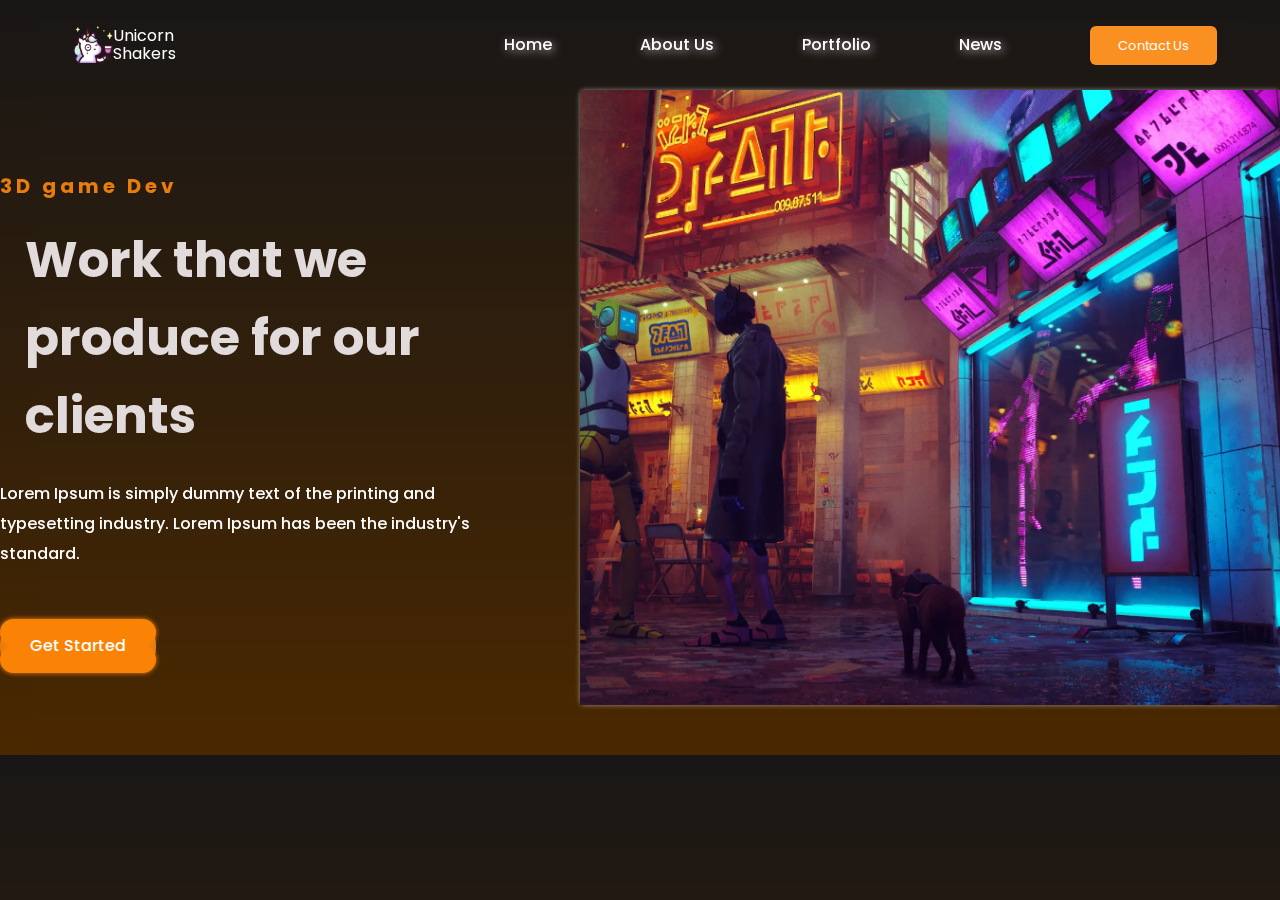
<file: index.html>
<!DOCTYPE html>
<html lang="en">
  <head>
    <meta charset="UTF-8" />
    <meta name="viewport" content="width=device-width, initial-scale=1.0" />

    <title>Gaming Platform</title>
    <link rel="preconnect" href="https://fonts.googleapis.com" />
    <link rel="preconnect" href="https://fonts.gstatic.com" crossorigin />
    <link
      href="https://fonts.googleapis.com/css2?family=Poppins:ital,wght@0,100;0,200;0,300;0,400;0,500;0,600;0,700;0,800;0,900;1,100;1,200;1,300;1,400;1,500;1,600;1,700;1,800;1,900&family=Rubik:ital,wght@0,300..900;1,300..900&display=swap"
      rel="stylesheet"
    />
    <link
      rel="stylesheet"
      href="https://cdnjs.cloudflare.com/ajax/libs/modern-normalize/2.0.0/modern-normalize.min.css"
    />
    <link rel="stylesheet" href="./css/styles.css" />
  </head>
  <body>
    <div class="cube"></div>
<div class="cube"></div>
<div class="cube"></div>
<div class="cube"></div>
<div class="cube"></div>
<div class="cube"></div>
    <header>
      <div class="container-header container">
        <a class="logo-header frame-logo" href="./index.html">
          <img
            src="./img/unicorn_3468170.png"
            alt="logo"
            width="40"
            height="40"
          />Unicorn<br />Shakers</a
        >

        <nav class="nav">
          <ul class="nav-list">
            <li><a href="#home" class="nav-link">Home</a></li>
            <li><a href="./page/aboutUs.html" class="nav-link">About Us</a></li>
            <li>
              <a href="./page/service.html" class="nav-link">Portfolio</a>
            </li>
            <li><a href="./page/news.html" class="nav-link">News</a></li>
            <li>
              <a href="./page/contact.html" class="link-btn">Contact Us</a>
            </li>
          </ul>
        </nav>
      </div>
    </header>
    <main>
    <section class="frame-hero">
      <div class="hero-container">
        <div class="hero-text">
          <h4>3D game Dev</h4>
          <h1 class="hero-title frame">Work that we produce for our clients</h1>
          <p class="note frame">
            Lorem Ipsum is simply dummy text of the printing and typesetting
            industry. Lorem Ipsum has been the industry's standard.
          </p>
          <button id="goToHome" class="hero-button">Get Started</button>
        </div>
        <div class="div" style="box-shadow: 0 0 5px #e8e2dc8f; border-radius: 5px; margin-bottom: 50px;">
            <img class="hero-img" src="./img/RectangleTitle.webp" alt="hero" width="700" height="500">
        </div>
    </section>
    </main>
   <script type="module">
    document.getElementById("goToHome").addEventListener("click", function () {
      window.location.href = "page/home.html";
    });
   </script>
  </body>
</html>
</file>
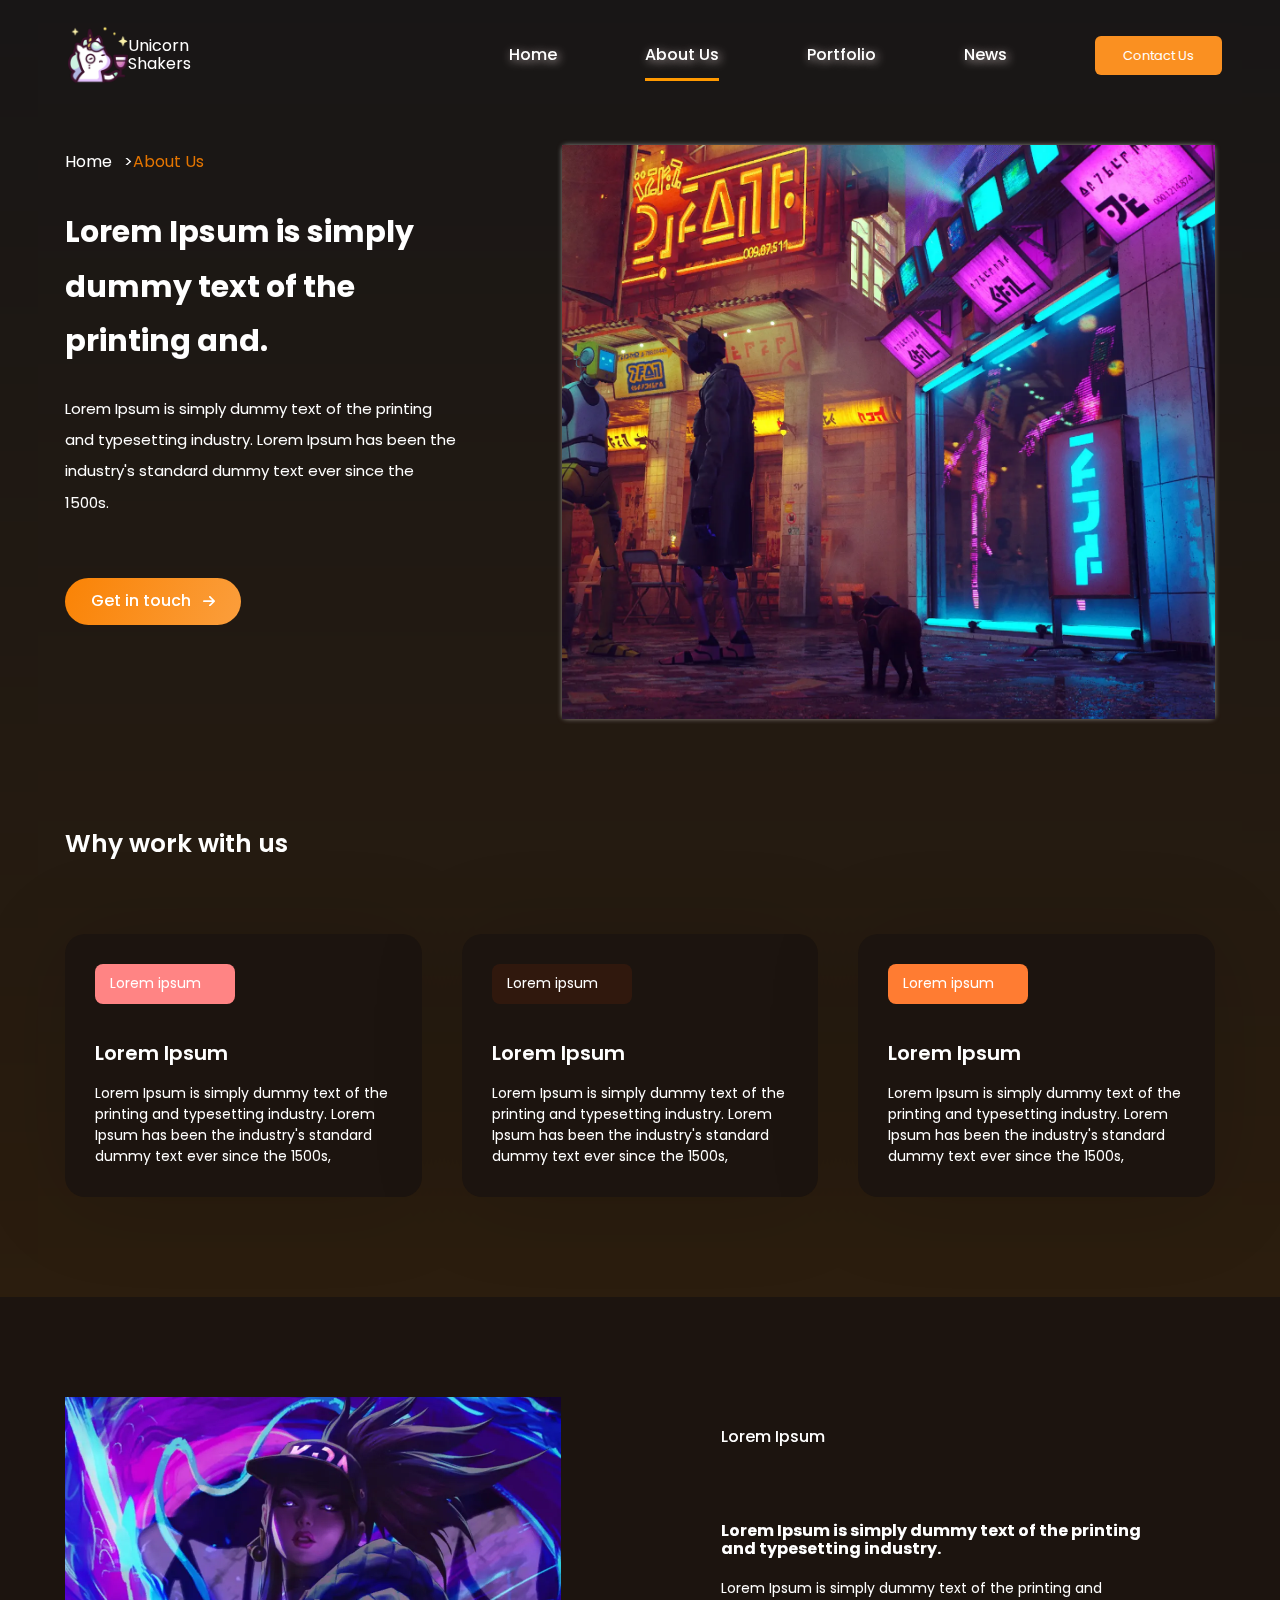
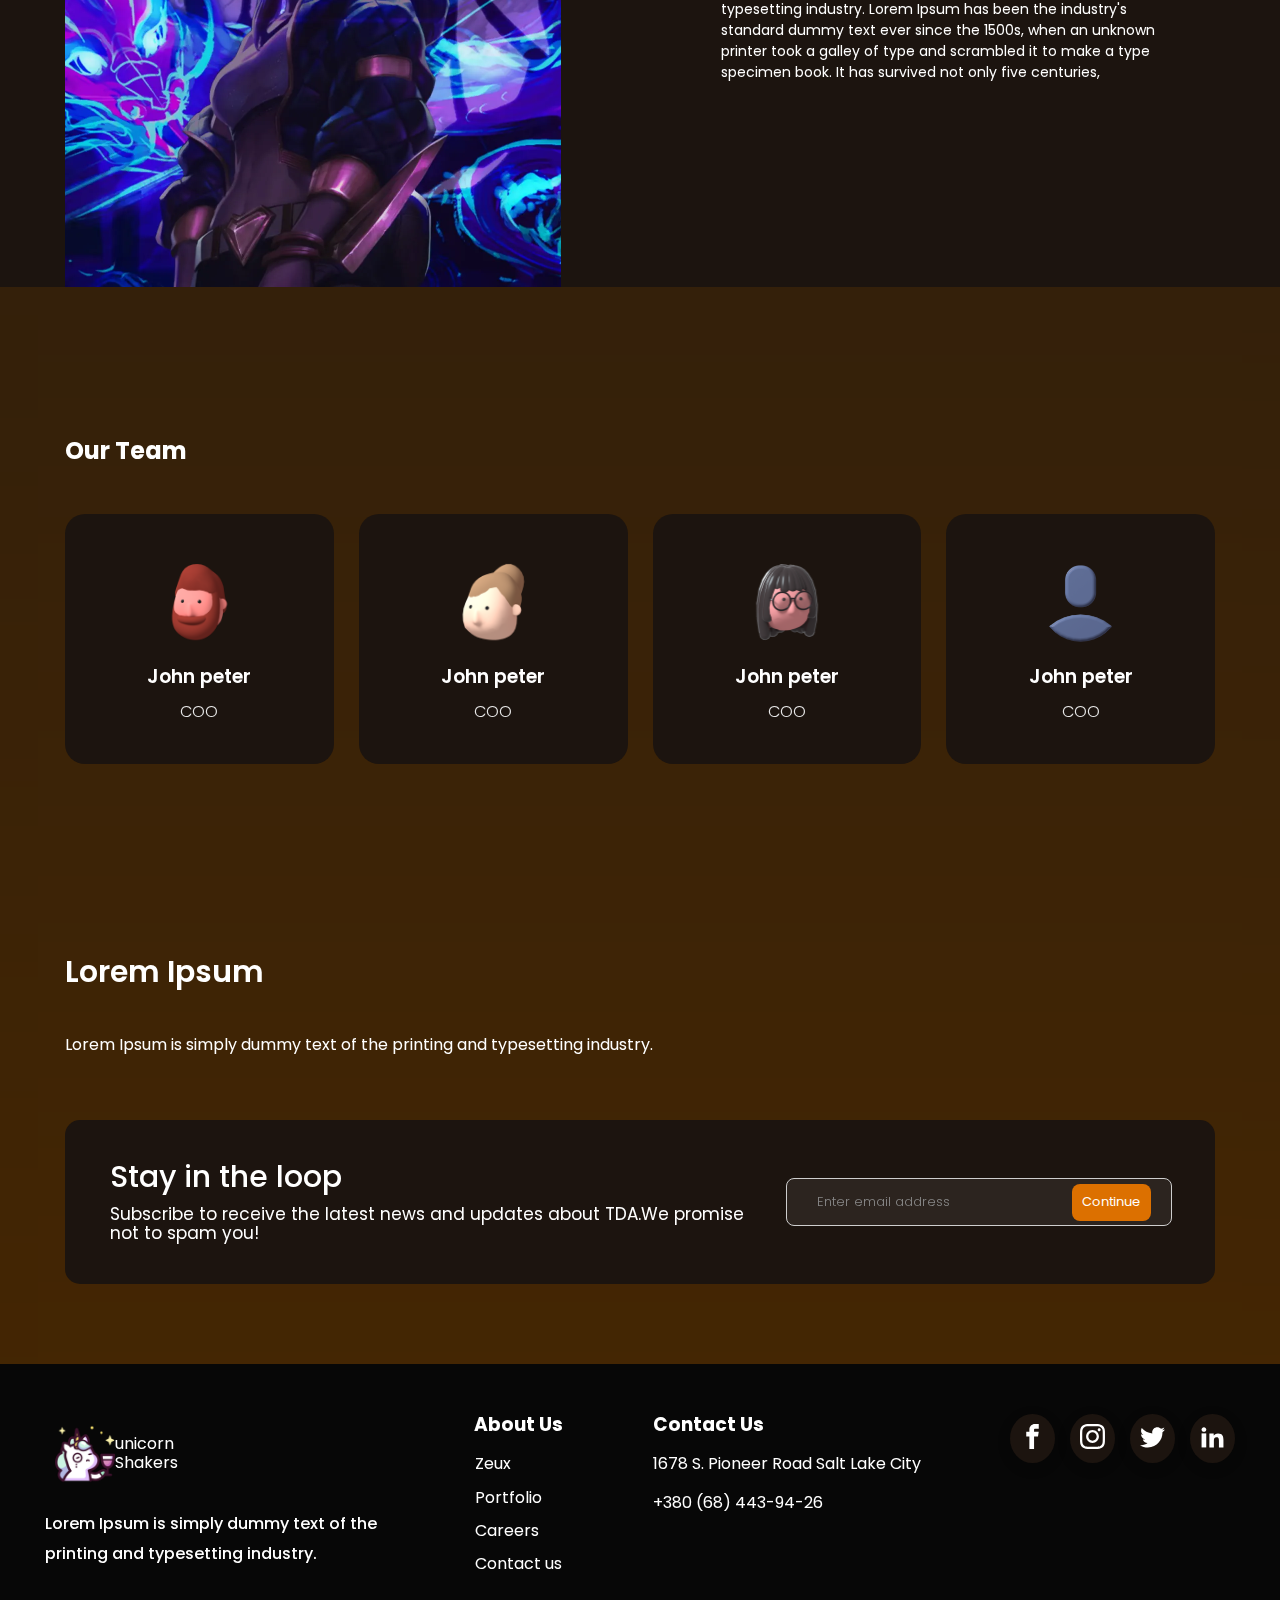
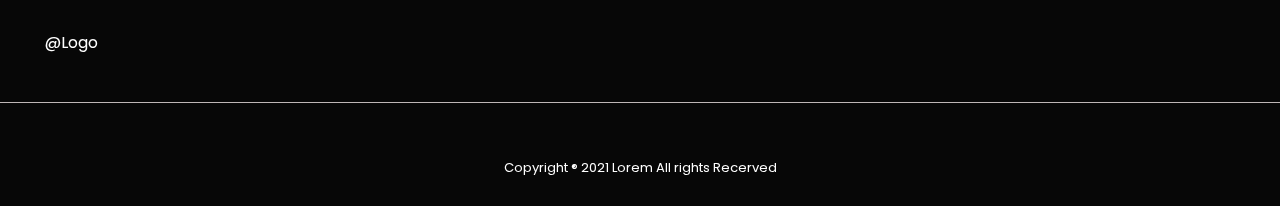
<file: page/aboutUs.html>
<!DOCTYPE html>
<html lang="en">
  <head>
    <meta charset="UTF-8" />
    <meta name="viewport" content="width=device-width, initial-scale=1.0" />
    <title>about us</title>
    <link rel="preconnect" href="https://fonts.googleapis.com" />
    <link rel="preconnect" href="https://fonts.gstatic.com" crossorigin />
    <link
      href="https://fonts.googleapis.com/css2?family=Poppins:ital,wght@0,100;0,200;0,300;0,400;0,500;0,600;0,700;0,800;0,900;1,100;1,200;1,300;1,400;1,500;1,600;1,700;1,800;1,900&family=Rubik:ital,wght@0,300..900;1,300..900&display=swap"
      rel="stylesheet"
    />
    <link
      rel="stylesheet"
      href="https://cdnjs.cloudflare.com/ajax/libs/modern-normalize/2.0.0/modern-normalize.min.css"
    />
    <link rel="stylesheet" href="../css/styles.css" />
  </head>
  <body id="aboutUs">
    <header id="home">
      <div class="container-header container">
        <a class="logo-header" href="../index.html">
          <img
            src="../img/unicorn_3468170.png"
            alt="logo"
            width="60"
            height="60"
          />Unicorn<br />Shakers</a
        >

        <nav class="nav">
          <ul class="nav-list">
            <li><a href="../page/home.html" class="nav-link">Home</a></li>
            <li><a href="#" class="nav-link active">About Us</a></li>
            <li><a href="../page/service.html" class="nav-link">Portfolio</a></li>
            <li><a href="../page/news.html" class="nav-link">News</a></li>
            <li>
              <a href="../page/contact.html" class="link-btn">Contact Us</a>
            </li>
          </ul>
        </nav>
      </div>
    </header>
    <main>
      <section class="about-hero">
      <div class="about-container container">
        <div class="about-heroText">
          <h5>Home &nbsp; ><span>About Us</span></h5>
          <h2 class="about-subtitle">Lorem Ipsum is simply dummy text of the printing and.</h2>
          <p class="note-about">
            Lorem Ipsum is simply dummy text of the printing and typesetting industry. Lorem Ipsum has been the industry's standard dummy text ever since the 1500s.
          </p>
          <button class="about-button">Get in touch
            <svg width="12" height="10" viewBox="0 0 12 10" fill="none" xmlns="http://www.w3.org/2000/svg">
  <path d="M0.721267 5.98509C0.770368 5.99306 0.820059 5.99673 0.869777 5.99609L9.33554 5.99609L9.15094 6.08195C8.9705 6.16735 8.80635 6.28359 8.66583 6.42539L6.29182 8.7994C5.97916 9.09787 5.92662 9.57801 6.16733 9.93704C6.44747 10.3196 6.98471 10.4027 7.36732 10.1225C7.39823 10.0999 7.42761 10.0752 7.45522 10.0487L11.7482 5.75568C12.0837 5.42056 12.084 4.87694 11.7489 4.54145C11.7486 4.54123 11.7484 4.54099 11.7482 4.54077L7.45522 0.247807C7.11945 -0.087018 6.57583 -0.0862675 6.24098 0.249496C6.21463 0.275925 6.19002 0.304044 6.16733 0.333666C5.92662 0.692692 5.97916 1.17283 6.29182 1.4713L8.66154 3.84961C8.78751 3.97571 8.93235 4.08145 9.09084 4.16299L9.34841 4.2789L0.917026 4.2789C0.478418 4.26262 0.0936079 4.569 0.0112095 5.00012C-0.0646954 5.46819 0.2532 5.90916 0.721267 5.98509Z" fill="white" />
</svg>
          </button>
        </div>
        <div class="div" style="box-shadow: 0 0 5px #e8e2dc8f; border-radius: 5px">
            <img class="hero-img" src="../img/RectangleTitle.webp" alt="hero" width="700" height="500">
        </div>
    </section>
    <section class="WhyWork">
      <div class="container">
        <h5 class="whyWork-subtitle">Why work with us</h5>
        <ul class="whyWork-list">
          <li class="aboutItem">
            <div class="aboutTextContainer">
              <span class="aboutTextColor color1">Lorem ipsum</span>
              <p class="noteHeader">Lorem Ipsum</p>
              <p class="aboutNote">Lorem Ipsum is simply dummy text of the printing and typesetting industry. Lorem Ipsum has been the industry's standard dummy text ever since the 1500s,</p>
            </div>
          </li>
          <li class="aboutItem">
            <div class="aboutTextContainer">
            <span class="aboutTextColor color2">Lorem ipsum</span>
              <p class="noteHeader">Lorem Ipsum</p>
              <p class="aboutNote">Lorem Ipsum is simply dummy text of the printing and typesetting industry. Lorem Ipsum has been the industry's standard dummy text ever since the 1500s,</p>
              </div>
          </li>
          <li class="aboutItem">
            <div class="aboutTextContainer">
              <span class="aboutTextColor color3">Lorem ipsum</span>
              <p class="noteHeader">Lorem Ipsum</p>
              <p class="aboutNote">Lorem Ipsum is simply dummy text of the printing and typesetting industry. Lorem Ipsum has been the industry's standard dummy text ever since the 1500s,</p>
            </div>
          </li>
        </ul>
      </div>
    </section>
    <section class="anonsGame">
      <div id="particles-js" class="anonsGame-flex container">
        
          <img src="../img/AnonsAbout.webp" alt="anonsGame" width="496" height="490">
       
        <div class="containerAnonsGameText">
          <p class="note">Lorem Ipsum</p>
          <h4 class="anonsGame-subtitle">Lorem Ipsum is simply dummy text of the printing and typesetting industry. </h4>
          <p class="aboutNote ">Lorem Ipsum is simply dummy text of the printing and typesetting industry. Lorem Ipsum has been the industry's standard dummy text ever since the 1500s, when an unknown printer took a galley of type and scrambled it to make a type specimen book. It has survived not only five centuries,</p>
        </div>
      </div>
        
    </section>
    <section class="OurTeam">
      <div class="container">
        <h2 class="anonsGame-subtitle teamHeader">Our Team</h2>
        <ul class="OurTeam-list">
          <li class="ourTeam-item">
            <img
            src="../img/Bill1.png" width="123" height="123" alt="Bill"
          />
          <h3 class="OurTeam-subtitle">John peter</h3>
          <p class="OurTeam-note">COO</p>
          </li>
          <li class="ourTeam-item">
            <img
            src="../img/Beverly2.png" width="123" height="123" alt="Bill"
          />
          <h3 class="OurTeam-subtitle">John peter</h3>
          <p class="OurTeam-note">COO</p>
          </li>
          <li class="ourTeam-item">
            <img
            src="../img/Claudia3.png" width="123" height="123" alt="Bill"
          />
          <h3 class="OurTeam-subtitle">John peter</h3>
          <p class="OurTeam-note">COO</p>
          </li>
          <li class="ourTeam-item">
            <img
            src="../img/Avatar4.png" width="123" height="123" alt="Bill"
          />
          <h3 class="OurTeam-subtitle">John peter</h3>
          <p class="OurTeam-note">COO</p>
          </li>
        </ul>
      </div>
    </section>
    <section class="info">
        <div class="container">
          <h2 class="info-subtitle">Lorem Ipsum</h2>
          <p class="note-info">
            Lorem Ipsum is simply dummy text of the printing and typesetting
            industry.
          </p>
          <div class="form-home">
            <div class="containerText-inIput">
              <h3 class="info-header3">Stay in the loop</h3>
              <p class="info-note">
                Subscribe to receive the latest news and updates about TDA.We
                promise not to spam you!
              </p>
            </div>
            <div class="containerInput">
              <label for="input-info">
                <input
                  class="input"
                  type="text"
                  name="input-info"
                  placeholder="Enter email address"
                />
              </label>
              <button class="btnInfo" type="submit">Continue</button>
            </div>
          </div>
        </div>
      </section>
    </main>
     <footer class="footer-home">
      <div class="footer-container">
        <div class="footer-top">
          <div class="logo-container">
            <a class="logo-header" href="#">
              <img
                src="../img/unicorn_3468170.png"
                alt="logo"
                width="60"
                height="60"
              />unicorn<br />Shakers</a
            >
            <p class="note">Lorem Ipsum is simply dummy text of the printing and typesetting
                industry.</p>
              <p>@Logo</p>
            </ul>
          </div>
          <div class="aboutUs-container">
            <h3>About Us</h3>
            <ul>
              <li>Zeux</li>
              <li>Portfolio</li>
              <li>Careers</li>
              <li>Contact us</li>
            </ul>
          </div>
          <div class="contactUs">
            <h3>Contact Us</h3>
            <a
              class="footer-address-text"
              href="https://maps.app.goo.gl/vygZaGdLRqk9f43R8"
              target="_blank"
              rel="noopener noreferrer"
            >
              1678 S. Pioneer Road Salt Lake City
            </a>
            <address class="footer-contacts">
              <a class="footer-phone" href="tel:+380684439426"
                >+380 (68) 443-94-26</a
              >
            </address>
            
          </div>
         <div class="contactIcon">
          <ul class="contactIcon-list">
                <li>
                  <a
                    href="https://www.facebook.com/goITclub/"
                    class="social-link"
                    target="_blank"
                    rel="noopener noreferrer"
                  >
                    <svg class="footer-icon" width="25" height="25">
                      <use href="../img/symbol-defs.svg#icon-facebook"></use>
                    </svg>
                  </a>
                </li>
                <li>
                  <a
                    href="https://www.instagram.com/goitclub/"
                    class="social-link"
                    target="_blank"
                    rel="noopener noreferrer"
                  >
                    <svg class="footer-icon" width="25" height="25">
                      <use href="../img/symbol-defs.svg#icon-instagram"></use>
                    </svg>
                  </a>
                </li>
                <li>
                  <a
                    class="social-link"
                    href="https://www.instagram.com/goitclub/"
                    target="_blank"
                    rel="noopener noreferrer"
                  >
                    <svg class="footer-icon" width="25" height="25">
                      <use href="../img/symbol-defs.svg#icon-twitter"></use>
                    </svg>
                  </a>
                </li>
                <li>
                  <a
                    href="https://www.youtube.com/c/GoIT"
                    class="social-link"
                    target="_blank"
                    rel="noopener noreferrer"
                  >
                    <svg class="footer-icon" width="25" height="25">
                      <use href="../img/symbol-defs.svg#icon-linkedin2"></use>
                    </svg>
                  </a>
                </li>
              </ul>
            </div>
        </div>
            
        </div>
        <div class="footer-bottom">
          <p class="footer-bottom-text">
            Copyright ® 2021 Lorem All rights Recerved
          </p>
        </div>
      </div>
    </footer>
    <script type="module" src="../js/main.js"></script>
  </body>
</html>
</file>
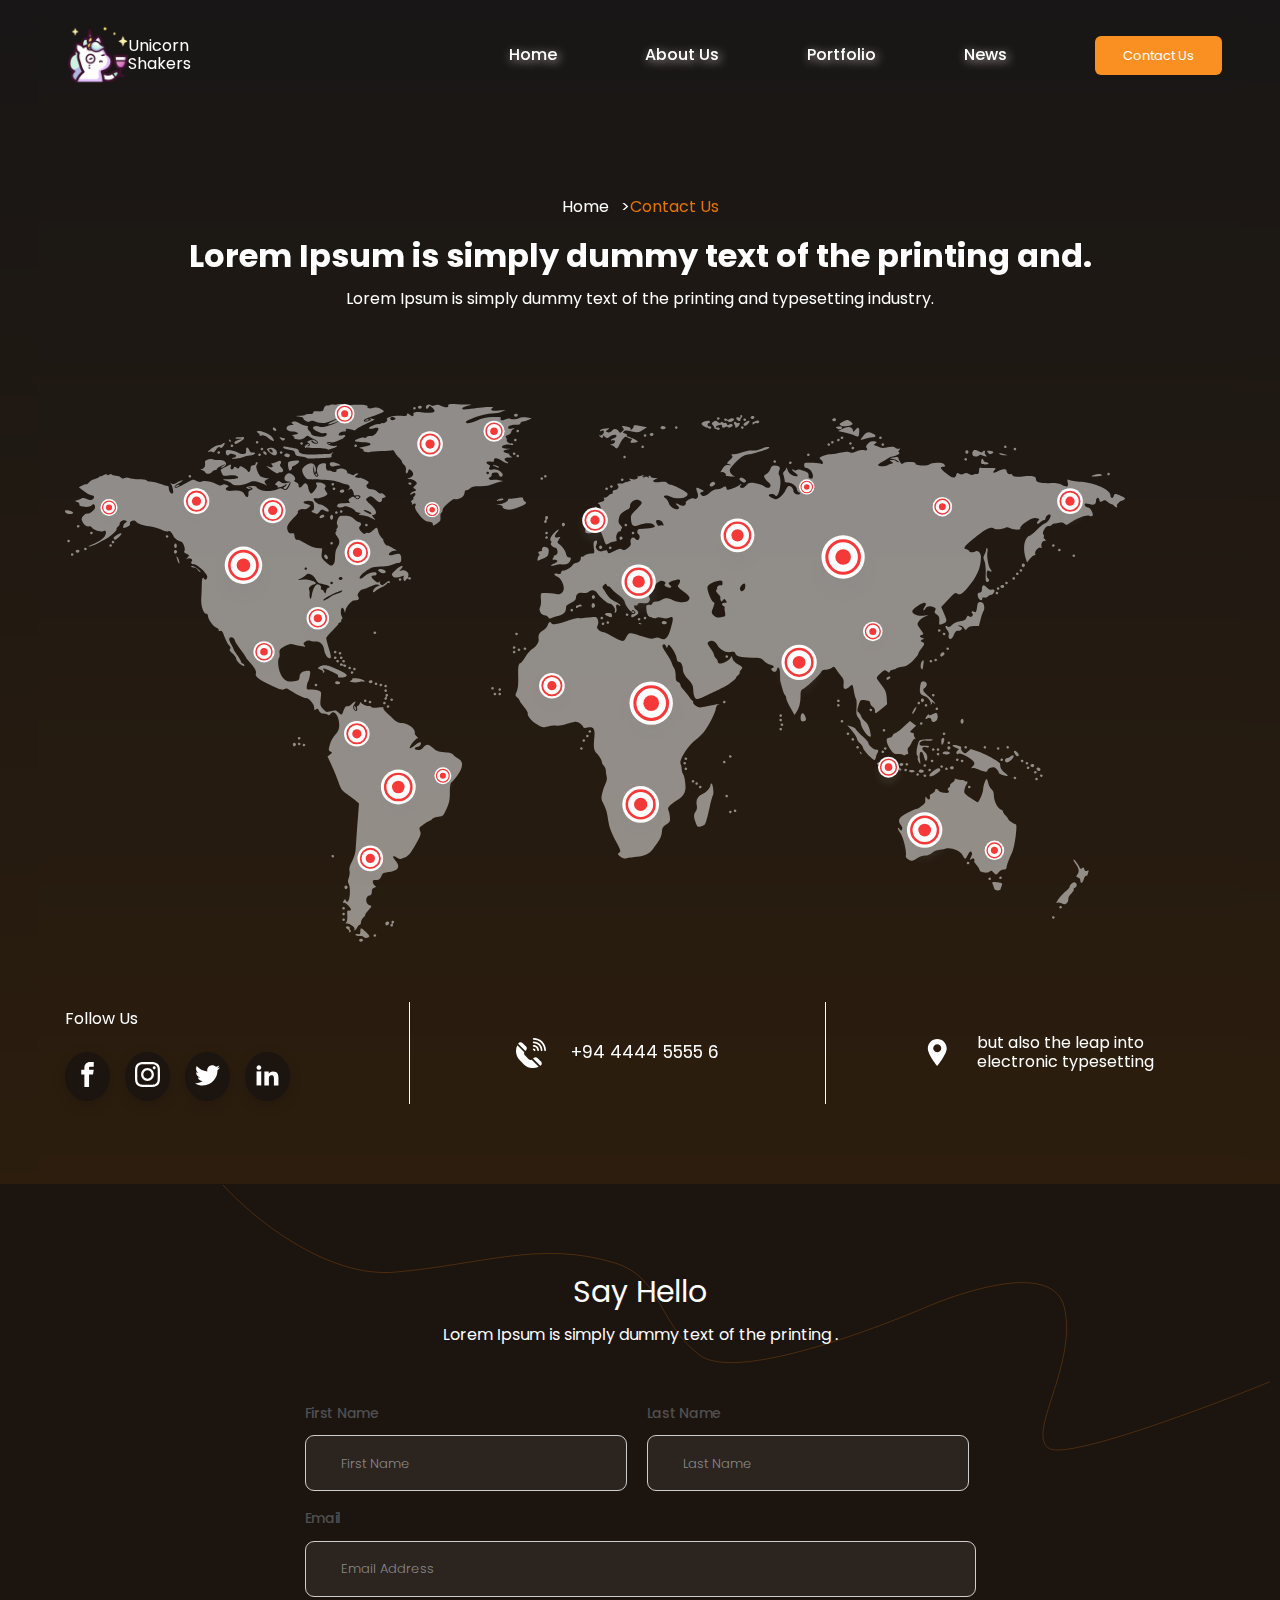
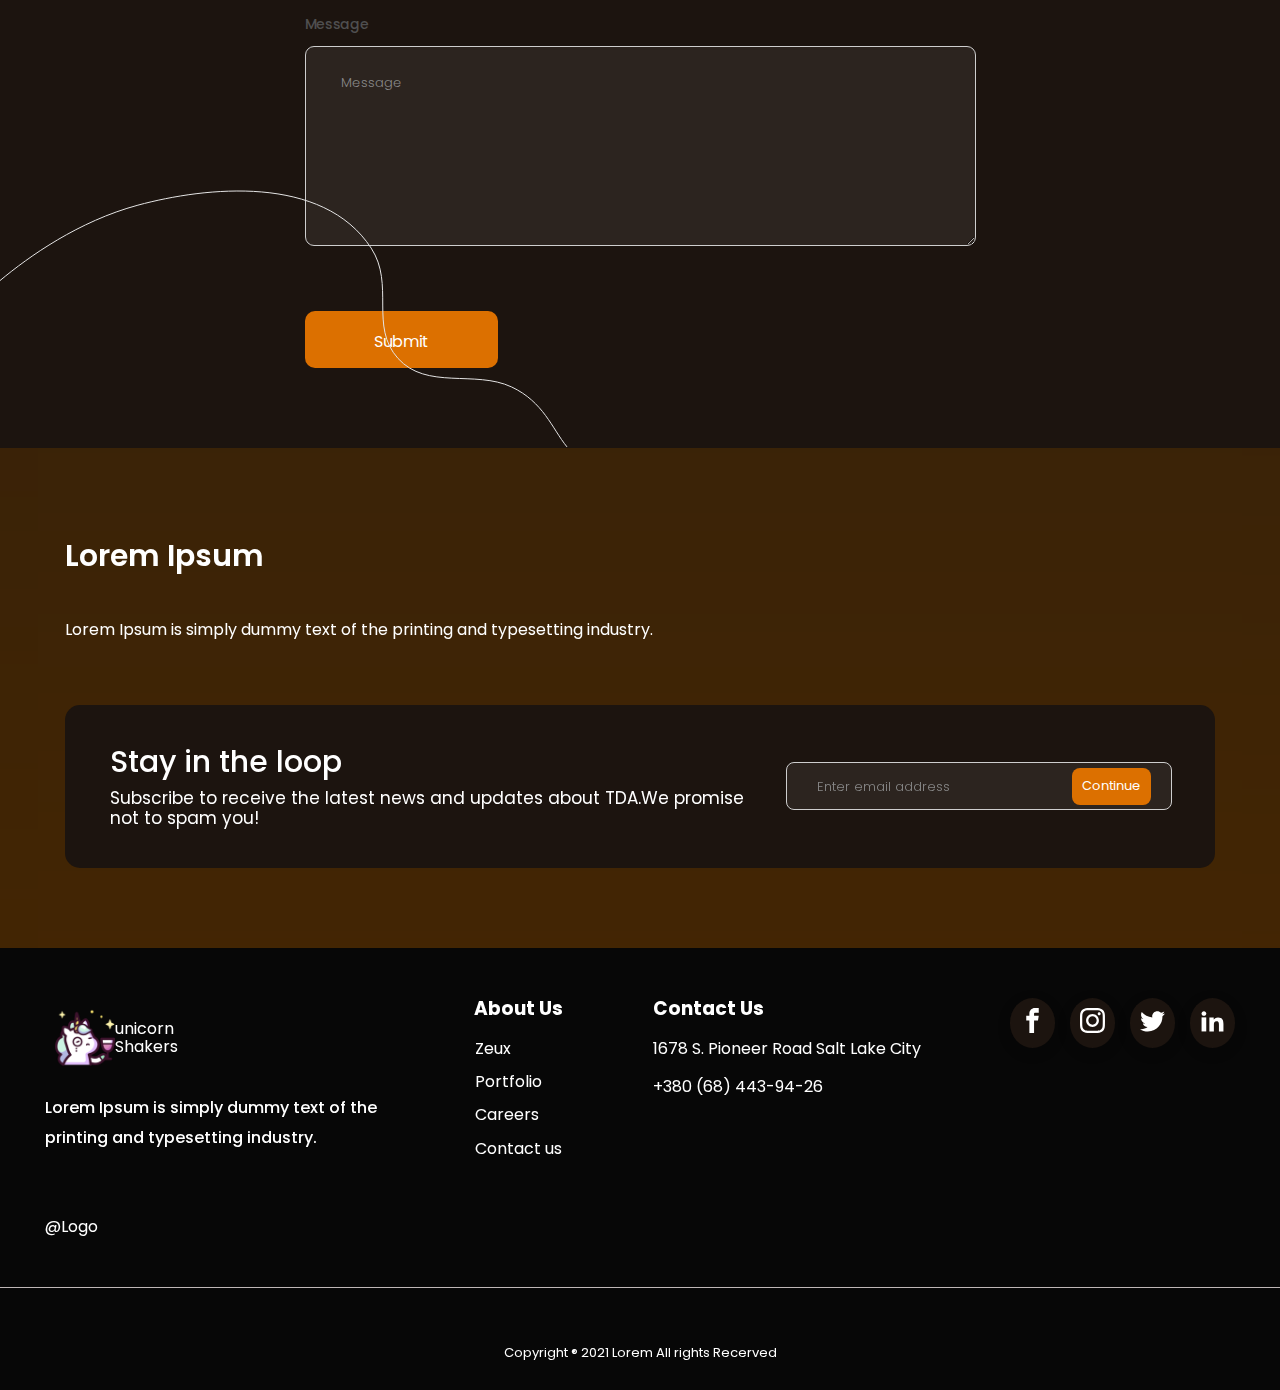
<file: page/contact.html>
<!DOCTYPE html>
<html lang="en">
  <head>
    <meta charset="UTF-8" />
    <meta name="viewport" content="width=device-width, initial-scale=1.0" />
    <title>Contact Us</title>
    <link rel="preconnect" href="https://fonts.googleapis.com" />
    <link rel="preconnect" href="https://fonts.gstatic.com" crossorigin />
    <link
      href="https://fonts.googleapis.com/css2?family=Poppins:ital,wght@0,100;0,200;0,300;0,400;0,500;0,600;0,700;0,800;0,900;1,100;1,200;1,300;1,400;1,500;1,600;1,700;1,800;1,900&family=Rubik:ital,wght@0,300..900;1,300..900&display=swap"
      rel="stylesheet"
    />
    <link
      rel="stylesheet"
      href="https://cdnjs.cloudflare.com/ajax/libs/modern-normalize/2.0.0/modern-normalize.min.css"
    />
    <link rel="stylesheet" href="../css/styles.css" />
  </head>
  <body>
    <header>
      <div class="container-header container">
        <a class="logo-header" href="../index.html">
          <img
            src="../img/unicorn_3468170.png"
            alt="logo"
            width="60"
            height="60"
          />Unicorn<br />Shakers</a
        >

        <nav class="nav">
          <ul class="nav-list">
            <li><a href="../page/home.html" class="nav-link">Home</a></li>
            <li><a href="../page/aboutUs.html" class="nav-link">About Us</a></li>
            <li><a href="../page/service.html" class="nav-link">Portfolio</a></li>
            <li><a href="../page/news.html" class="nav-link">News</a></li>
            <li>
              <a href="#" class="link-btn active">Contact Us</a>
            </li>
          </ul>
        </nav>
      </div>
    </header>
    <main>
      <section class="contact-main hero">
        <div class="container">
          <div class="contact-main-text">
            <h5>Home &nbsp; ><span>Contact Us</span></h5>
            <h1>Lorem Ipsum is simply dummy text of the printing and.</h1>
            <p>
              Lorem Ipsum is simply dummy text of the printing and typesetting
              industry.
            </p>
          </div>
          <img
            src="../img/world.svg"
            alt="world-carte"
            width="1060"
            img-world
            height="538"
            class="img-world"
          />
          <div class="contact-adress-linkTotal">
            <div class="container-socialLink">
              <p class="contact-note">Follow Us</p>
              <ul class="contactIcon-list">
                <li>
                  <a
                    href="https://www.facebook.com/goITclub/"
                    class="social-link"
                    target="_blank"
                    rel="noopener noreferrer"
                  >
                    <svg class="footer-icon" width="25" height="25">
                      <use href="../img/symbol-defs.svg#icon-facebook"></use>
                    </svg>
                  </a>
                </li>
                <li>
                  <a
                    href="https://www.instagram.com/goitclub/"
                    class="social-link"
                    target="_blank"
                    rel="noopener noreferrer"
                  >
                    <svg class="footer-icon" width="25" height="25">
                      <use href="../img/symbol-defs.svg#icon-instagram"></use>
                    </svg>
                  </a>
                </li>
                <li>
                  <a
                    class="social-link"
                    href="https://www.instagram.com/goitclub/"
                    target="_blank"
                    rel="noopener noreferrer"
                  >
                    <svg class="footer-icon" width="25" height="25">
                      <use href="../img/symbol-defs.svg#icon-twitter"></use>
                    </svg>
                  </a>
                </li>
                <li>
                  <a
                    href="https://www.youtube.com/c/GoIT"
                    class="social-link"
                    target="_blank"
                    rel="noopener noreferrer"
                  >
                    <svg class="footer-icon" width="25" height="25">
                      <use href="../img/symbol-defs.svg#icon-linkedin2"></use>
                    </svg>
                  </a>
                </li>
              </ul>
            </div>
            <img src="../img/Line-contact.svg" alt="line">
            <div class="container-adress">
              <img
                src="../img/phone-contact.svg"
                alt="phone"
                width="30"
                height="30"
              />
              <a class="contact-phone" href="tel:+94444455556"
                >+94 4444 5555 6</a
              >
            </div>
           <img src="../img/Line-contact.svg" alt="line">
            <div class="phisical-adress">
              <img src="../img/gps.svg" alt="gps" width="29" height="29" />
              <a
                class="contact-adress"
                href="https://maps.app.goo.gl/vygZaGdLRqk9f43R8"
                target="_blank"
                rel="noopener noreferrer"
              >
                but also the leap into electronic typesetting
              </a>
            </div>
          </div>
        </div>
      </section>
      <section class="contact-form hero">
        <div class="container container-contactForm">
          <img
            class="topLine"
            src="../img/topLine.svg"
            alt="line"
            width="1048"
            height="267"
          />
          <h3>Say Hello</h3>
          <p>Lorem Ipsum is simply dummy text of the printing .</p>
          <form class="form">
            <label for="first-name"
              >First Name
              <input
                type="text"
                name="first-name"
                id="first-name"
                placeholder="First Name"
                required
              />
            </label>
            <label for="last-name"
              >Last Name
              <input
                type="text"
                name="last-name"
                id="last-name"
                placeholder="Last Name"
                required
            /></label>
            <label for="email"
              >Email
              <input
                type="email"
                name="email"
                id="email"
                placeholder="Email Address"
                required
              />
            </label>
            <label for="message"
              >Message
              <textarea
                name="message"
                id="message"
                placeholder="Message"
              ></textarea>
            </label>
            <button class="btnSubmit" type="submit">Submit</button>
          </form>
          <img
            class="bottomLine"
            src="../img/bottomLine.svg"
            alt="line"
            width="568"
            height="258"
          />
        </div>
      </section>

     <section class="info">
        <div class="container">
          <h2 class="info-subtitle">Lorem Ipsum</h2>
          <p class="note-info">
            Lorem Ipsum is simply dummy text of the printing and typesetting
            industry.
          </p>
          <div class="form-home">
            <div class="containerText-inIput">
              <h3 class="info-header3">Stay in the loop</h3>
              <p class="info-note">
                Subscribe to receive the latest news and updates about TDA.We
                promise not to spam you!
              </p>
            </div>
            <div class="containerInput">
              <label for="input-info">
                <input
                  class="input"
                  type="text"
                  name="input-info"
                  placeholder="Enter email address"
                />
              </label>
              <button class="btnInfo" type="submit">Continue</button>
            </div>
          </div>
        </div>
      </section>
    </main>
    <footer class="footer-home">
      <div class="footer-container">
        <div class="footer-top">
          <div class="logo-container">
            <a class="logo-header" href="#">
              <img
                src="../img/unicorn_3468170.png"
                alt="logo"
                width="60"
                height="60"
              />unicorn<br />Shakers</a
            >
            <p class="note">Lorem Ipsum is simply dummy text of the printing and typesetting
                industry.</p>
              <p>@Logo</p>
            </ul>
          </div>
          <div class="aboutUs-container">
            <h3>About Us</h3>
            <ul>
              <li>Zeux</li>
              <li>Portfolio</li>
              <li>Careers</li>
              <li>Contact us</li>
            </ul>
          </div>
          <div class="contactUs">
            <h3>Contact Us</h3>
            <a
              class="footer-address-text"
              href="https://maps.app.goo.gl/vygZaGdLRqk9f43R8"
              target="_blank"
              rel="noopener noreferrer"
            >
              1678 S. Pioneer Road Salt Lake City
            </a>
            <address class="footer-contacts">
              <a class="footer-phone" href="tel:+380684439426"
                >+380 (68) 443-94-26</a
              >
            </address>
            
          </div>
          <div class="contactIcon">
          <ul class="contactIcon-list">
                <li>
                  <a
                    href="https://www.facebook.com/goITclub/"
                    class="social-link"
                    target="_blank"
                    rel="noopener noreferrer"
                  >
                    <svg class="footer-icon" width="25" height="25">
                      <use href="../img/symbol-defs.svg#icon-facebook"></use>
                    </svg>
                  </a>
                </li>
                <li>
                  <a
                    href="https://www.instagram.com/goitclub/"
                    class="social-link"
                    target="_blank"
                    rel="noopener noreferrer"
                  >
                    <svg class="footer-icon" width="25" height="25">
                      <use href="../img/symbol-defs.svg#icon-instagram"></use>
                    </svg>
                  </a>
                </li>
                <li>
                  <a
                    class="social-link"
                    href="https://www.instagram.com/goitclub/"
                    target="_blank"
                    rel="noopener noreferrer"
                  >
                    <svg class="footer-icon" width="25" height="25">
                      <use href="../img/symbol-defs.svg#icon-twitter"></use>
                    </svg>
                  </a>
                </li>
                <li>
                  <a
                    href="https://www.youtube.com/c/GoIT"
                    class="social-link"
                    target="_blank"
                    rel="noopener noreferrer"
                  >
                    <svg class="footer-icon" width="25" height="25">
                      <use href="../img/symbol-defs.svg#icon-linkedin2"></use>
                    </svg>
                  </a>
                </li>
              </ul>
            </div>
        </div>
        <div class="footer-bottom">
          <p class="footer-bottom-text">
            Copyright ® 2021 Lorem All rights Recerved
          </p>
        </div>
      </div>
    </footer>
  </body>
</html>
</file>
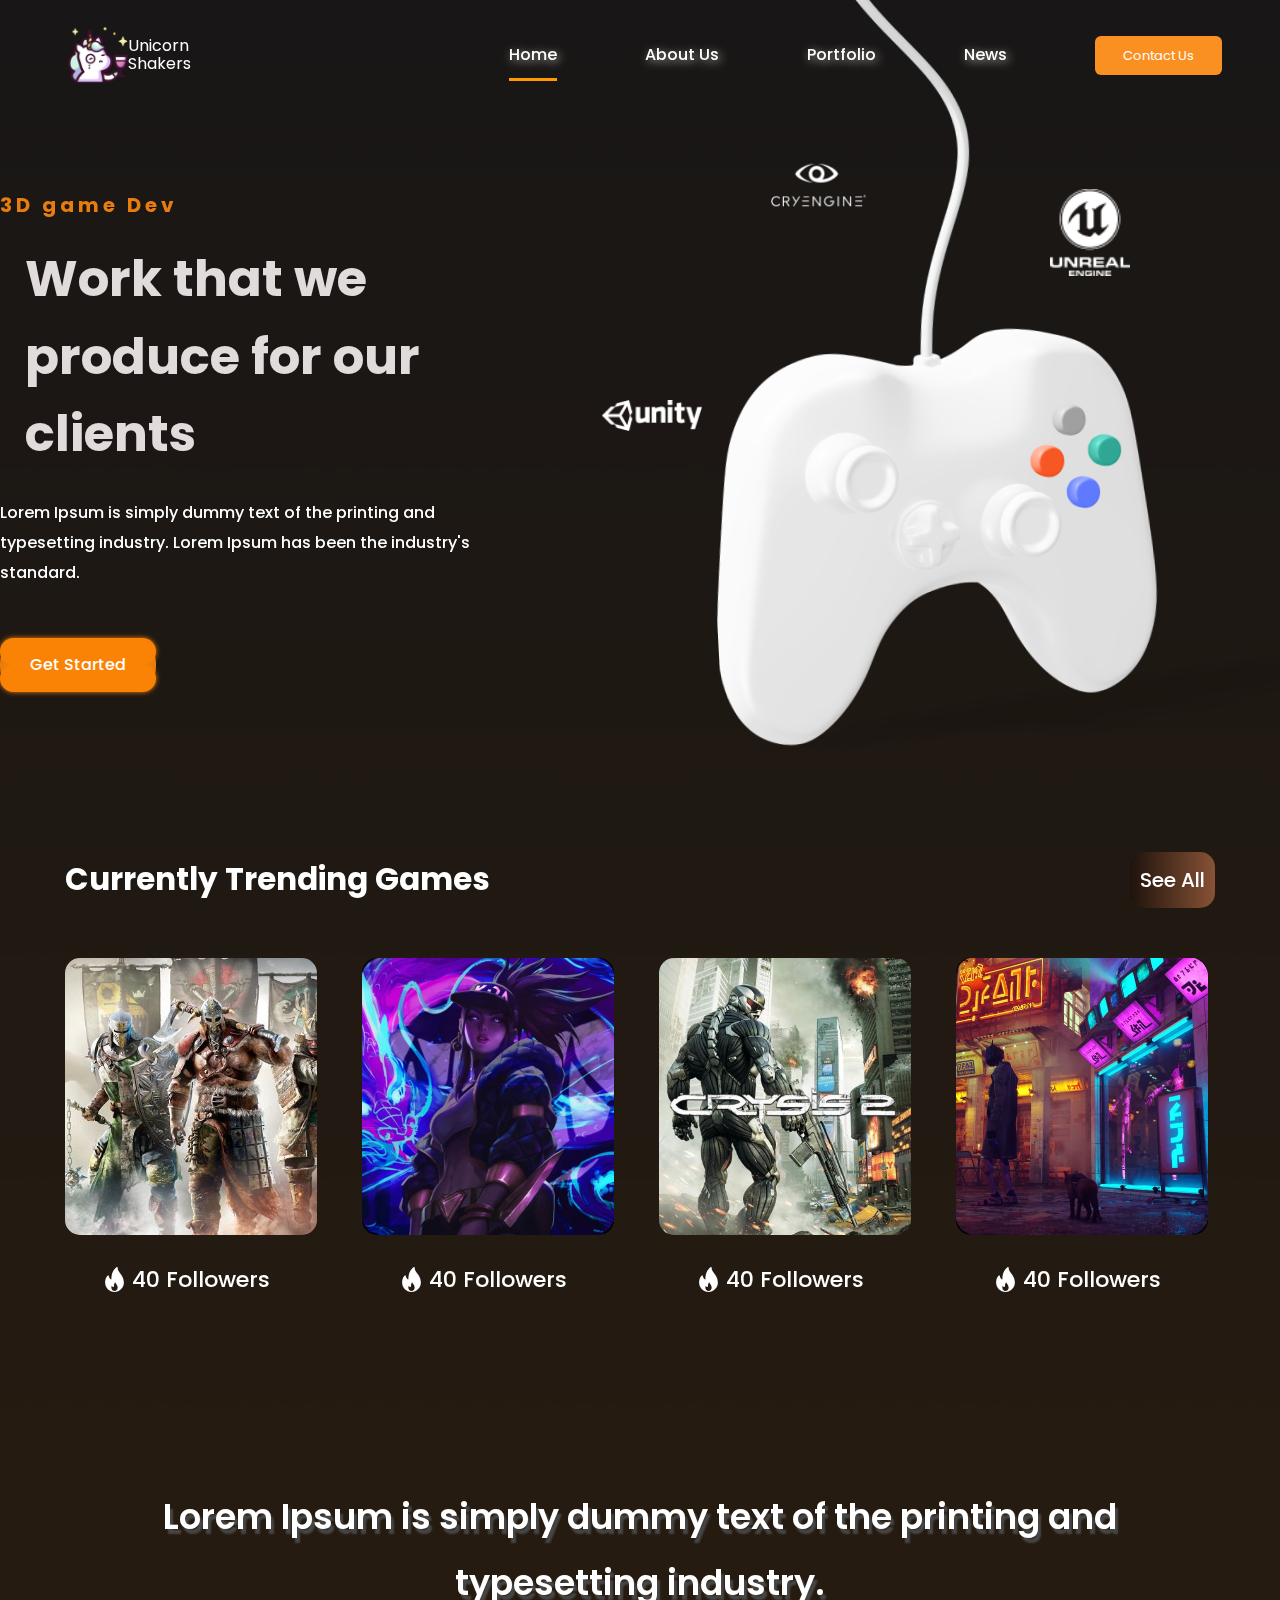
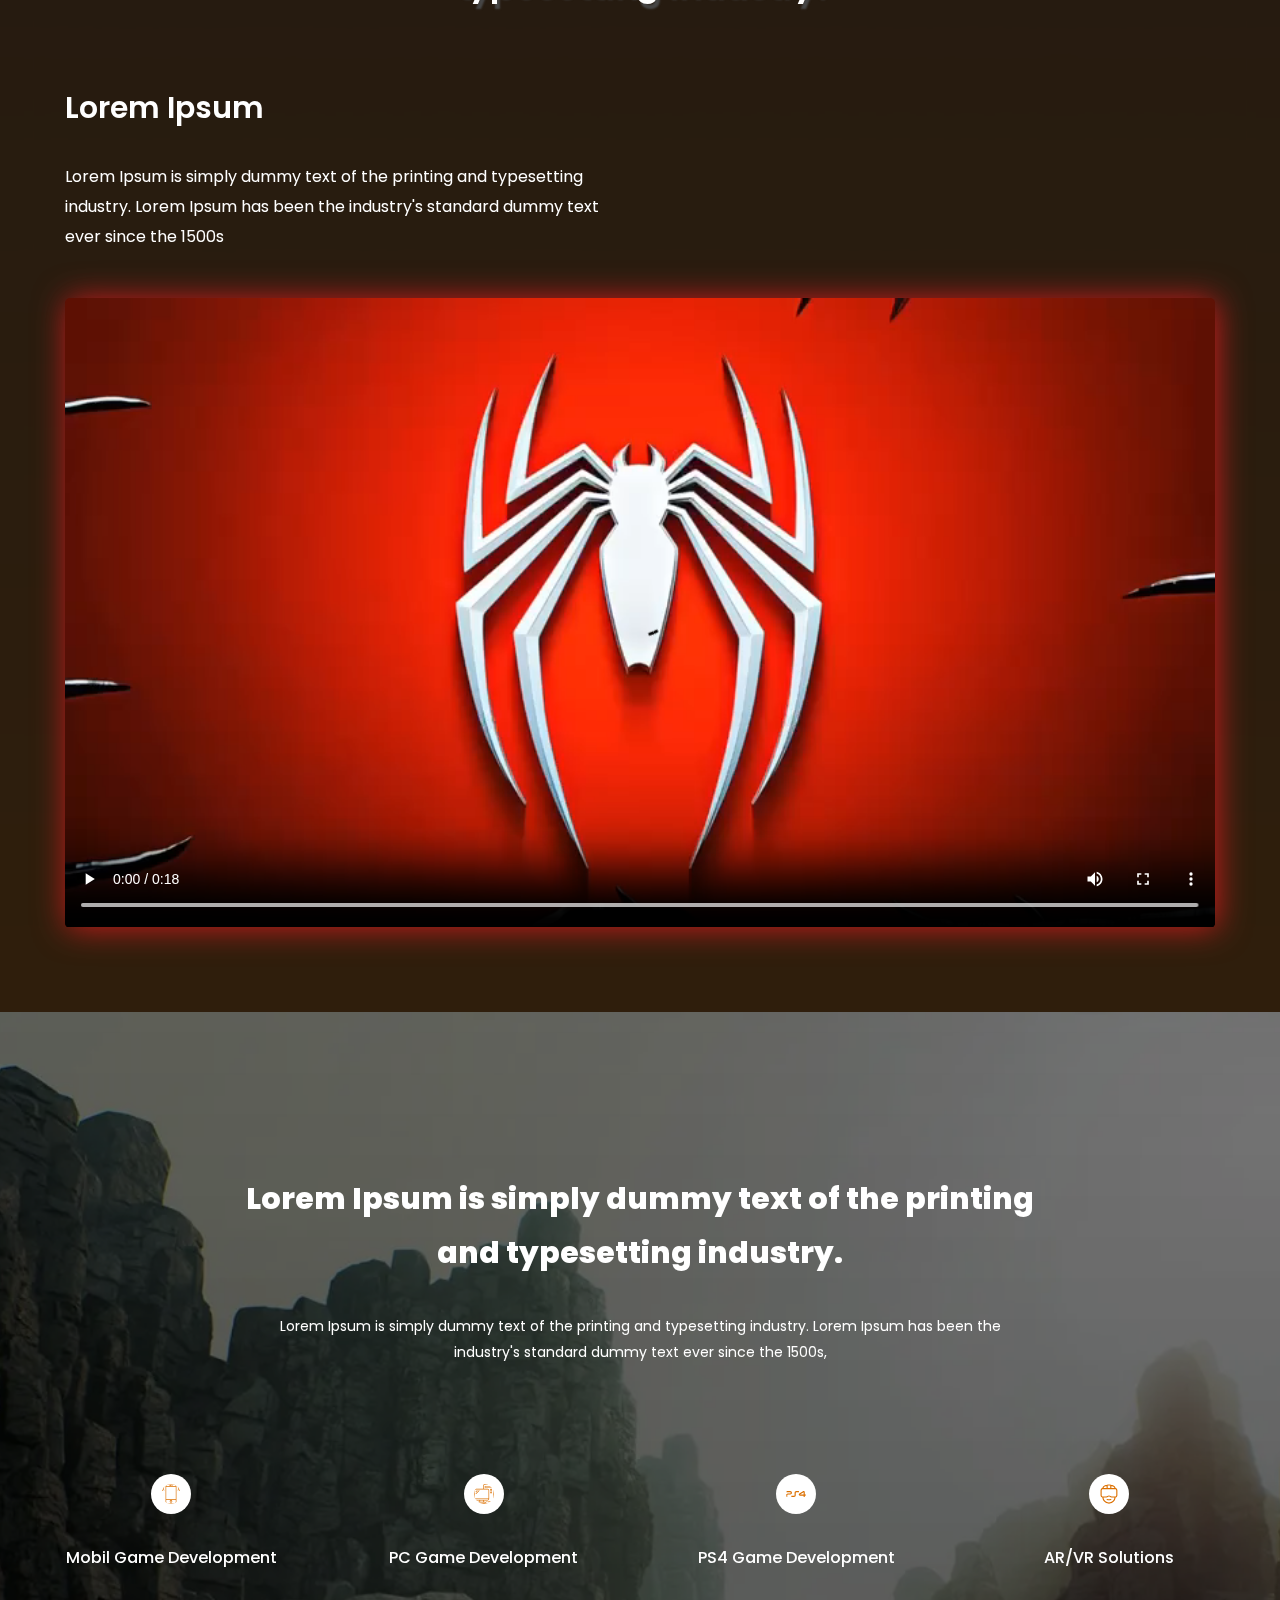
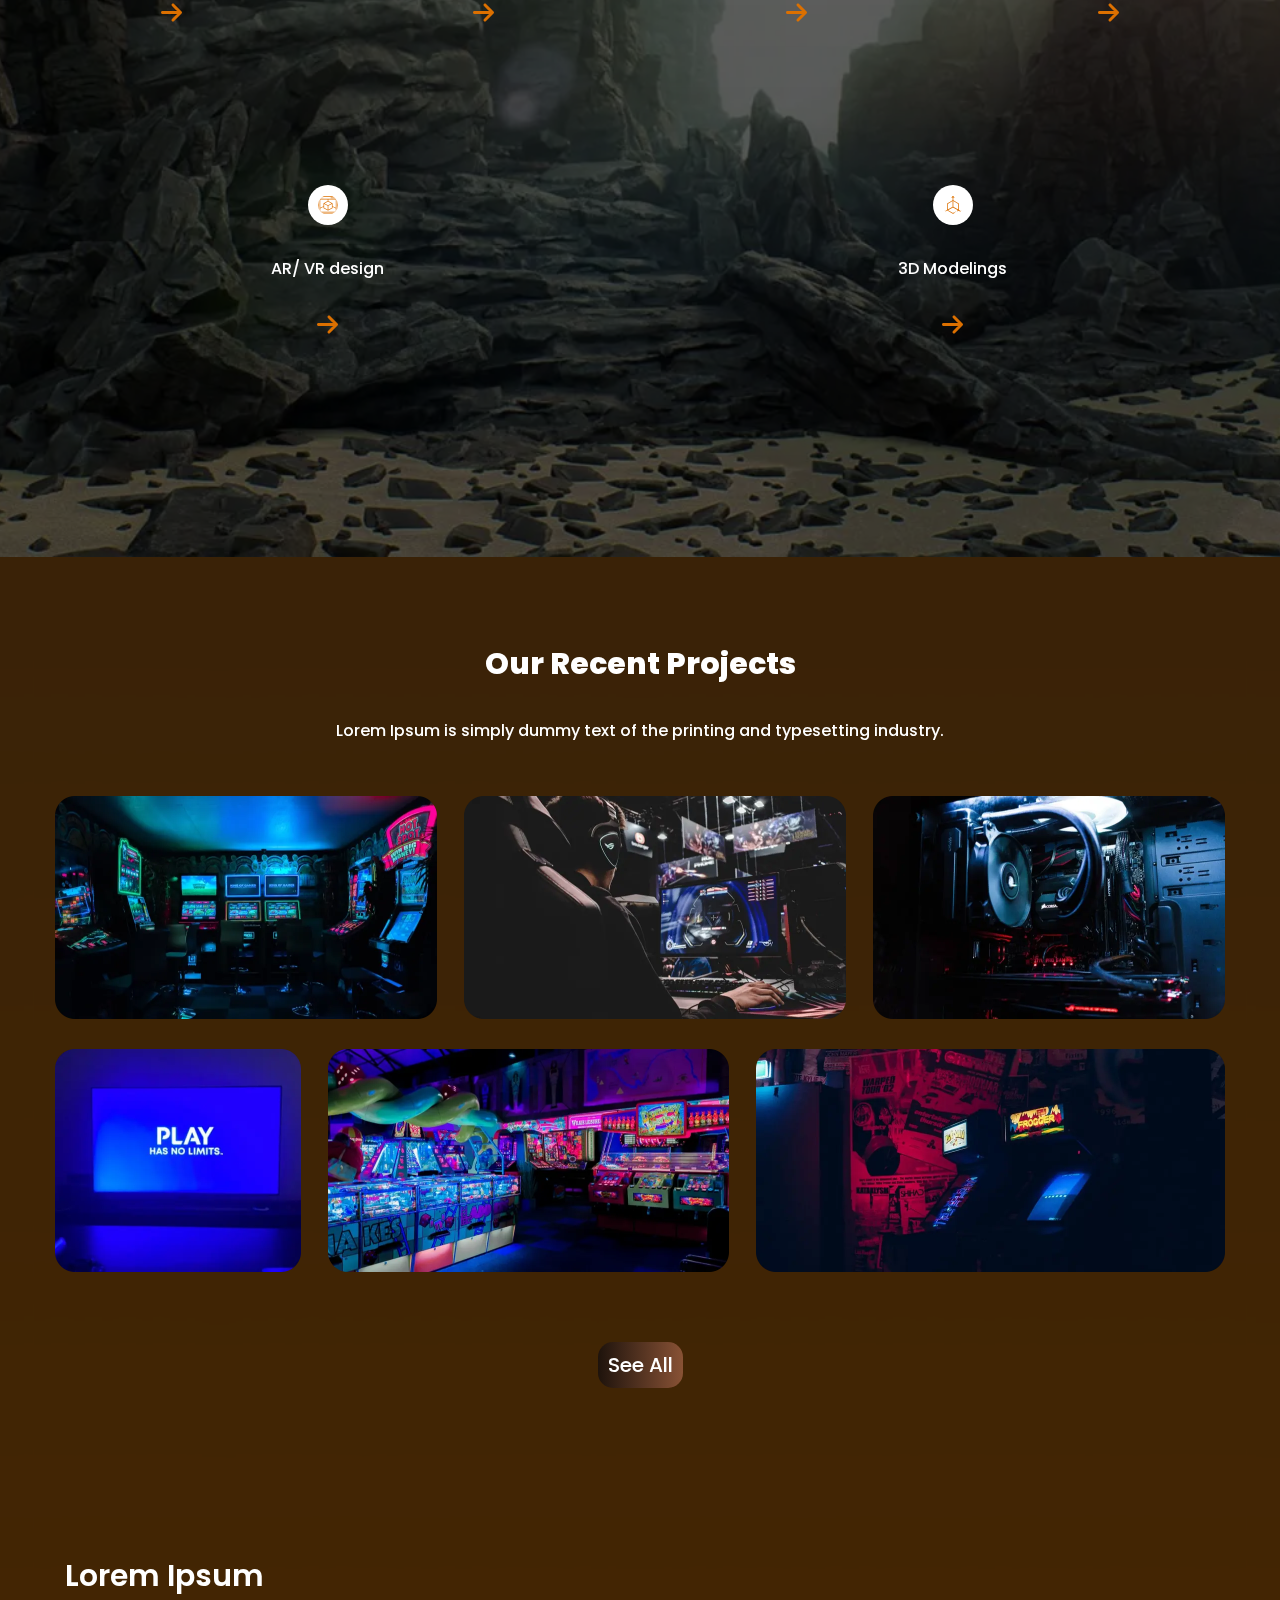
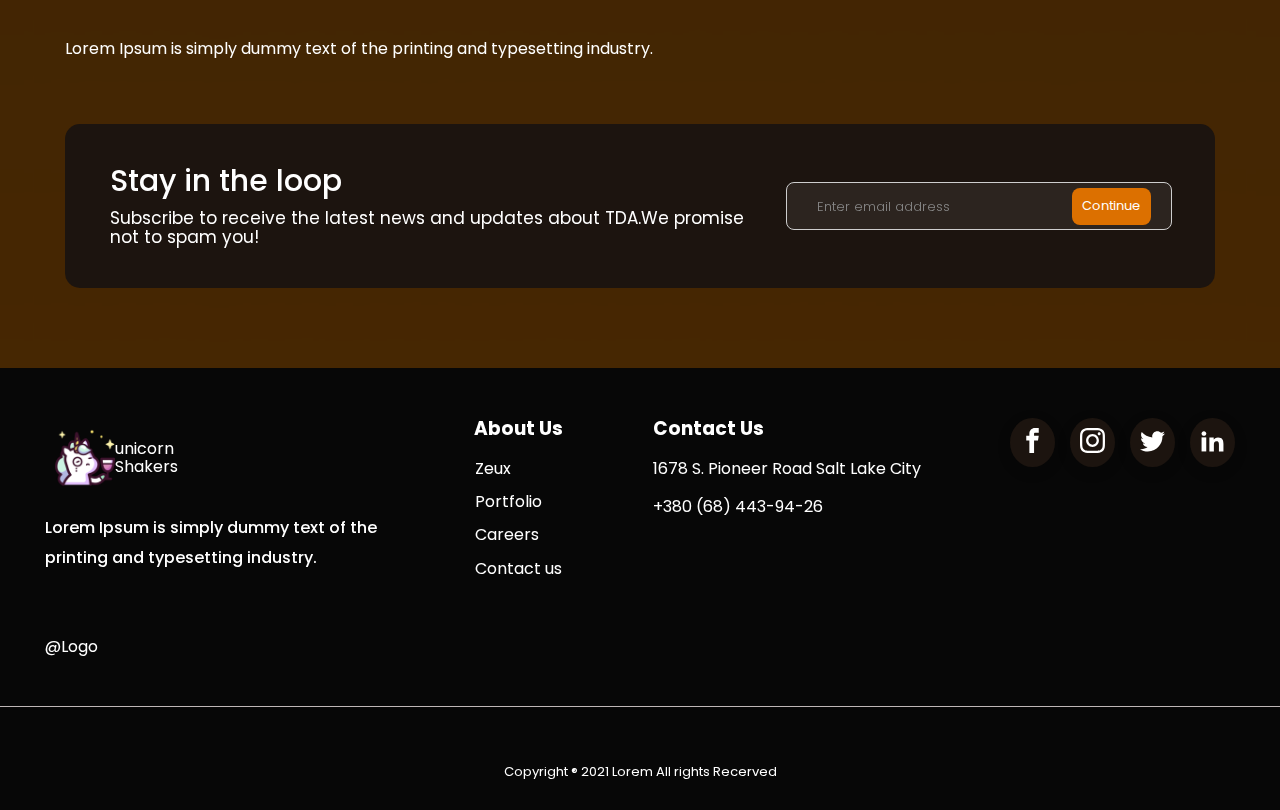
<file: page/home.html>
<!DOCTYPE html>
<html lang="en">
  <head>
    <meta charset="UTF-8" />
    <meta name="viewport" content="width=device-width, initial-scale=1.0" />
    <title>Home</title>
    <link rel="preconnect" href="https://fonts.googleapis.com" />
    <link rel="preconnect" href="https://fonts.gstatic.com" crossorigin />
    <link
      href="https://fonts.googleapis.com/css2?family=Poppins:ital,wght@0,100;0,200;0,300;0,400;0,500;0,600;0,700;0,800;0,900;1,100;1,200;1,300;1,400;1,500;1,600;1,700;1,800;1,900&family=Rubik:ital,wght@0,300..900;1,300..900&display=swap"
      rel="stylesheet"
    />
    <link
      rel="stylesheet"
      href="https://cdnjs.cloudflare.com/ajax/libs/modern-normalize/2.0.0/modern-normalize.min.css"
    />
    <link rel="stylesheet" href="../css/styles.css" />
  </head>
  </head>
  <body id="home">
    <div class="sticks">
      <img class="joystick" src="../img/joy_stick.png" alt="stick" />
      <img
        src="../img/unity.png"
        alt="unity"
        class="hero-unity"
        width="100"
        height="100"
      />
      <img
        src="../img/cry.png"
        alt="cry"
        class="hero-cry"
        width="100"
        height="100"
      />
      <img
        src="../img/unreal.png"
        alt="unreal"
        class="hero-unreal"
        width="80"
        height="80"
      />
    </div>
    
    <header>
      <div class="container-header container">
        <a class="logo-header" href="../index.html">
          <img
            src="../img/unicorn_3468170.png"
            alt="logo"
            width="60"
            height="60"
          />Unicorn<br />Shakers</a
        >

        <nav class="nav">
          <ul class="nav-list">
            <li><a href="#" class="nav-link active">Home</a></li>
            <li><a href="../page/aboutUs.html" class="nav-link">About Us</a></li>
            <li><a href="../page/service.html" class="nav-link">Portfolio</a></li>
            <li><a href="../page/news.html" class="nav-link">News</a></li>
            <li><a href="../page/contact.html" class="link-btn">Contact Us</a></li>
          </ul>
        </nav>
      </div>
    </header>
    
    <main>
      <section class="hero">
        <div class="hero-container">
          <div class="hero-text">
            <h4>3D game Dev</h4>
            <h1 class="hero-title">Work that we produce for our clients</h1>
            <p class="note">
              Lorem Ipsum is simply dummy text of the printing and typesetting
              industry. Lorem Ipsum has been the industry's standard.
            </p>
            <button class="hero-button">Get Started</button>
          </div>
        </div>
      </section>
      <section class="viewSpoler">
        <div class="container viewSpolerDivMain">
          <h2 class="subtitle">Currently Trending Games</h2>
          <button class="btnSeeMore" type="button">See All</button>
          <ul class="viewSpoler-list">
            <li>
              <div class="imgBox">
                <img
                  src="../img/forhonor.jpg"
                  alt="game"
                  width="251"
                  height="277"
                />
              </div>
              <div class="box-text">
                <img src="../img/Group.svg" alt="fire" wight="20" height="20" />
                <p>40 Followers</p>
              </div>
            </li>
            <li>
              <div class="imgBox">
                <img
                  src="../img/Rectangle2.jpg"
                  alt="game2"
                  width="251"
                  height="277"
                />
              </div>
              <div class="box-text">
                <img src="../img/Group.svg" alt="fire" wight="20" height="20" />
                <p>40 Followers</p>
              </div>
            </li>
            <li>
              <div class="imgBox">
                <img
                  src="../img/crisis.jpg"
                  alt="crisis2"
                  width="251"
                  height="277"
                />
              </div>
              <div class="box-text">
                <img src="../img/Group.svg" alt="fire" wight="20" height="20" />
                <p>40 Followers</p>
              </div>
            </li>
            <li>
              <div class="imgBox">
                <img
                  src="../img/Rectangle4.jpg"
                  alt="kiber pank"
                  width="251"
                  height="277"
                />
              </div>
              <div class="box-text">
                <img src="../img/Group.svg" alt="fire" wight="20" height="20" />
                <p>40 Followers</p>
              </div>
            </li>
          </ul>
        </div>
      </section>
      <section class="sectionSpiderMan">
        <div class="container">
          <h2 class="spider-manSubtitle">
            Lorem Ipsum is simply dummy text of the printing and typesetting
            industry.
          </h2>
          <div class="spiderManTextbox" style="position: relative">
            <h3 class="header3">Lorem Ipsum</h3>
            <p class="spiderNote">
              Lorem Ipsum is simply dummy text of the printing and typesetting
              industry. Lorem Ipsum has been the industry's standard dummy text
              ever since the 1500s
            </p>
          </div>
          <video class="video" width="100%" height="100%" controls preload="metadata">
			<source src="../vidro/video.mp4" type="video/mp4">
			Your browser does not support the video tag.
		</video>
        </div>
      </section>
      <section class="advence">
        <div class="container advence-container">
          <h2 class="advenceSubtitle">
            Lorem Ipsum is simply dummy text of the printing and typesetting
            industry.
          </h2>
          <p class="text">
            Lorem Ipsum is simply dummy text of the printing and typesetting
            industry. Lorem Ipsum has been the industry's standard dummy text
            ever since the 1500s,
          </p>
          <ul class="advenceList" style="display: flex">
            <li>
              <div class="container-icon">
                <svg class="iconSection3" width="31" height="31">
                  <use href="../img/symbol-defs.svg#icon-smartphone-2-1"></use>
                </svg>
                <p>Mobil Game Development</p>
                <svg class="icon-arrow" width="21" height="21">
                  <use href="../img/symbol-defs.svg#icon-arrow-1"></use>
                </svg>
              </div>
            </li>

            <li>
              <div class="container-icon">
                <svg class="iconSection3" width="31" height="31">
                  <use href="../img/symbol-defs.svg#icon-pc-1"></use>
                </svg>
                <p>PC Game Development</p>
                <svg class="icon-arrow" width="21" height="21">
                  <use href="../img/symbol-defs.svg#icon-arrow-1"></use>
                </svg>
              </div>
            </li>

            <li>
              <div class="container-icon">
                <svg class="iconSection3" width="31" height="31">
                  <use href="../img/symbol-defs.svg#icon-ps4-1"></use>
                </svg>
                <p>PS4 Game Development</p>
                <svg class="icon-arrow" width="21" height="21">
                  <use href="../img/symbol-defs.svg#icon-arrow-1"></use>
                </svg>
              </div>
            </li>

            <li>
              <div class="container-icon">
                <svg class="iconSection3" width="31" height="31">
                  <use href="../img/symbol-defs.svg#icon-vr-glasses-1"></use>
                </svg>
                <p>AR/VR Solutions</p>
                <svg class="icon-arrow" width="21" height="21">
                  <use href="../img/symbol-defs.svg#icon-arrow-1"></use>
                </svg>
              </div>
            </li>

            <li>
              <div class="container-icon">
                <svg class="iconSection3" width="31" height="31">
                  <use href="../img/symbol-defs.svg#icon-desktop"></use>
                </svg>
                <p>AR/ VR design</p>
                <svg class="icon-arrow" width="21" height="21">
                  <use href="../img/symbol-defs.svg#icon-arrow-1"></use>
                </svg>
              </div>
            </li>

            <li>
              <div class="container-icon">
                <svg class="iconSection3" width="31" height="31">
                  <use href="../img/symbol-defs.svg#icon-d-cube"></use>
                </svg>
                <p>3D Modelings</p>
                <svg class="icon-arrow" width="21" height="21">
                  <use href="../img/symbol-defs.svg#icon-arrow-1"></use>
                </svg>
              </div>
            </li>
          </ul>
        </div>
      </section>
      <section class="ourProject">
        <div class="container ourProject-flex">
          <h2 class="advenceSubtitle">Our Recent Projects</h2>
          <p class="note">
            Lorem Ipsum is simply dummy text of the printing and typesetting
            industry.
          </p>
          <ul class="ourProject-list">
            <li>
              <img
                src="../img/Rectangle-1.webp"
                alt="room"
                width="382"
                height="223"
              />
            </li>
            <li>
              <img
                src="../img/Rectangle-2.webp"
                alt="play-game"
                width="382"
                height="223"
              />
            </li>
            <li>
              <img
                src="../img/Rectangle-3.webp"
                alt="computer"
                width="352"
                height="223"
              />
            </li>
            <li>
              <img
                src="../img/Rectangle-4.webp"
                alt="screen"
                width="246"
                height="223"
              />
            </li>
            <li>
              <img
                src="../img/Rectangle-5.webp"
                alt="zone-game"
                width="401"
                height="223"
              />
            </li>
            <li>
              <img
                src="../img/Rectangl-6.webp"
                alt="device"
                width="469"
                height="223"
              />
            </li>
          </ul>
          <button class="btnSeeMore" type="button">See All</button>
        </div>
      </section>
      <section class="info">
        <div class="container">
          <h2 class="info-subtitle">Lorem Ipsum</h2>
          <p class="note-info">
            Lorem Ipsum is simply dummy text of the printing and typesetting
            industry.
          </p>
          <div class="form-home">
            <div class="containerText-inIput">
              <h3 class="info-header3">Stay in the loop</h3>
              <p class="info-note">
                Subscribe to receive the latest news and updates about TDA.We
                promise not to spam you!
              </p>
            </div>
            <div class="containerInput">
              <label for="input-info">
                <input
                  class="input"
                  type="text"
                  name="input-info"
                  placeholder="Enter email address"
                />
              </label>
              <button class="btnInfo" type="submit">Continue</button>
            </div>
          </div>
        </div>
      </section>
    </main>
    <footer class="footer-home">
      <div class="footer-container">
        <div class="footer-top">
          <div class="logo-container">
            <a class="logo-header" href="#">
              <img
                src="../img/unicorn_3468170.png"
                alt="logo"
                width="60"
                height="60"
              />unicorn<br />Shakers</a
            >
            <p class="note">Lorem Ipsum is simply dummy text of the printing and typesetting
                industry.</p>
              <p>@Logo</p>
            </ul>
          </div>
          <div class="aboutUs-container">
            <h3>About Us</h3>
            <ul>
              <li>Zeux</li>
              <li>Portfolio</li>
              <li>Careers</li>
              <li>Contact us</li>
            </ul>
          </div>
          <div class="contactUs">
            <h3>Contact Us</h3>
            <a
              class="footer-address-text"
              href="https://maps.app.goo.gl/vygZaGdLRqk9f43R8"
              target="_blank"
              rel="noopener noreferrer"
            >
              1678 S. Pioneer Road Salt Lake City
            </a>
            <address class="footer-contacts">
              <a class="footer-phone" href="tel:+380684439426"
                >+380 (68) 443-94-26</a
              >
            </address>
            
          </div>
          <div class="contactIcon">
          <ul class="contactIcon-list">
                <li>
                  <a
                    href="https://www.facebook.com/goITclub/"
                    class="social-link"
                    target="_blank"
                    rel="noopener noreferrer"
                  >
                    <svg class="footer-icon" width="25" height="25">
                      <use href="../img/symbol-defs.svg#icon-facebook"></use>
                    </svg>
                  </a>
                </li>
                <li>
                  <a
                    href="https://www.instagram.com/goitclub/"
                    class="social-link"
                    target="_blank"
                    rel="noopener noreferrer"
                  >
                    <svg class="footer-icon" width="25" height="25">
                      <use href="../img/symbol-defs.svg#icon-instagram"></use>
                    </svg>
                  </a>
                </li>
                <li>
                  <a
                    class="social-link"
                    href="https://www.instagram.com/goitclub/"
                    target="_blank"
                    rel="noopener noreferrer"
                  >
                    <svg class="footer-icon" width="25" height="25">
                      <use href="../img/symbol-defs.svg#icon-twitter"></use>
                    </svg>
                  </a>
                </li>
                <li>
                  <a
                    href="https://www.youtube.com/c/GoIT"
                    class="social-link"
                    target="_blank"
                    rel="noopener noreferrer"
                  >
                    <svg class="footer-icon" width="25" height="25">
                      <use href="../img/symbol-defs.svg#icon-linkedin2"></use>
                    </svg>
                  </a>
                </li>
              </ul>
            </div>
        </div>
            
        </div>
        <div class="footer-bottom">
         
          <p class="footer-bottom-text">
            Copyright ® 2021 Lorem All rights Recerved
          </p>
        </div>
      </div>
    </footer>

    <script type="module" src="../js/main.js"></script>
  </body>
</html>
</file>
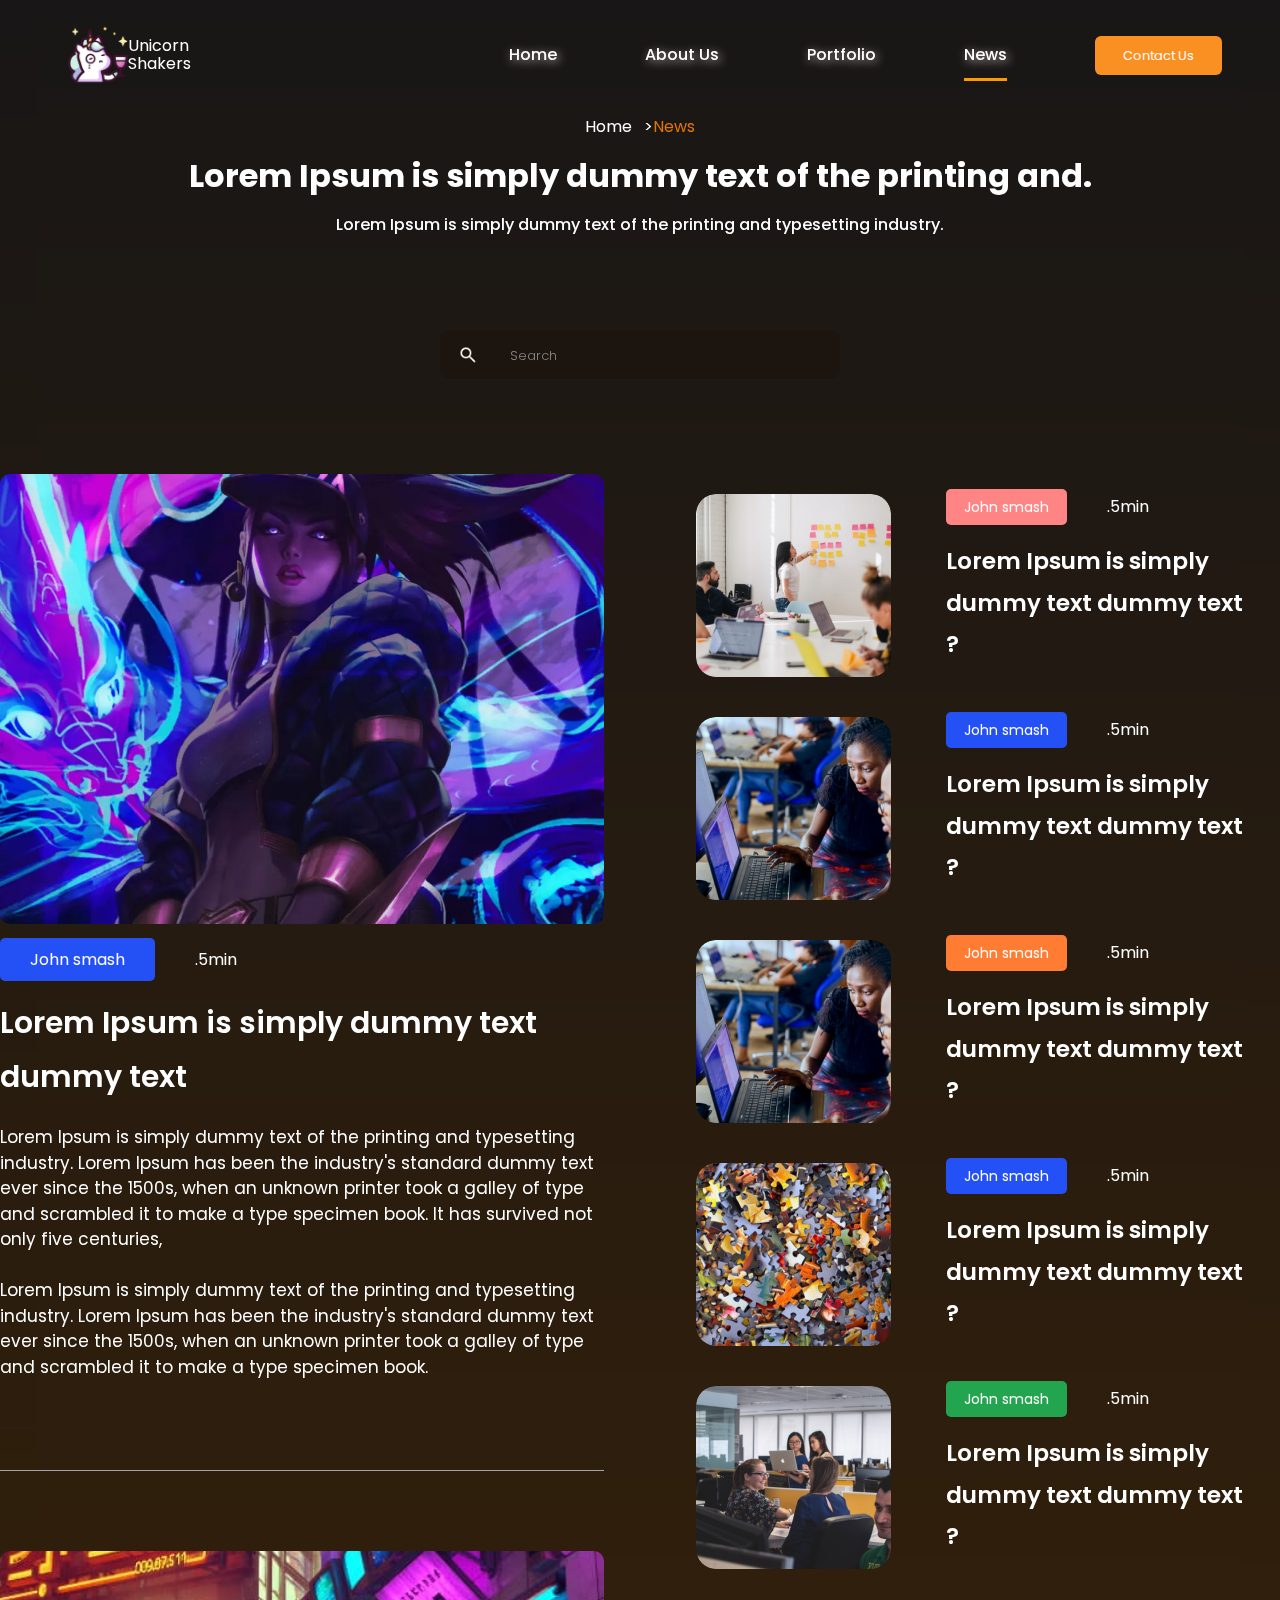
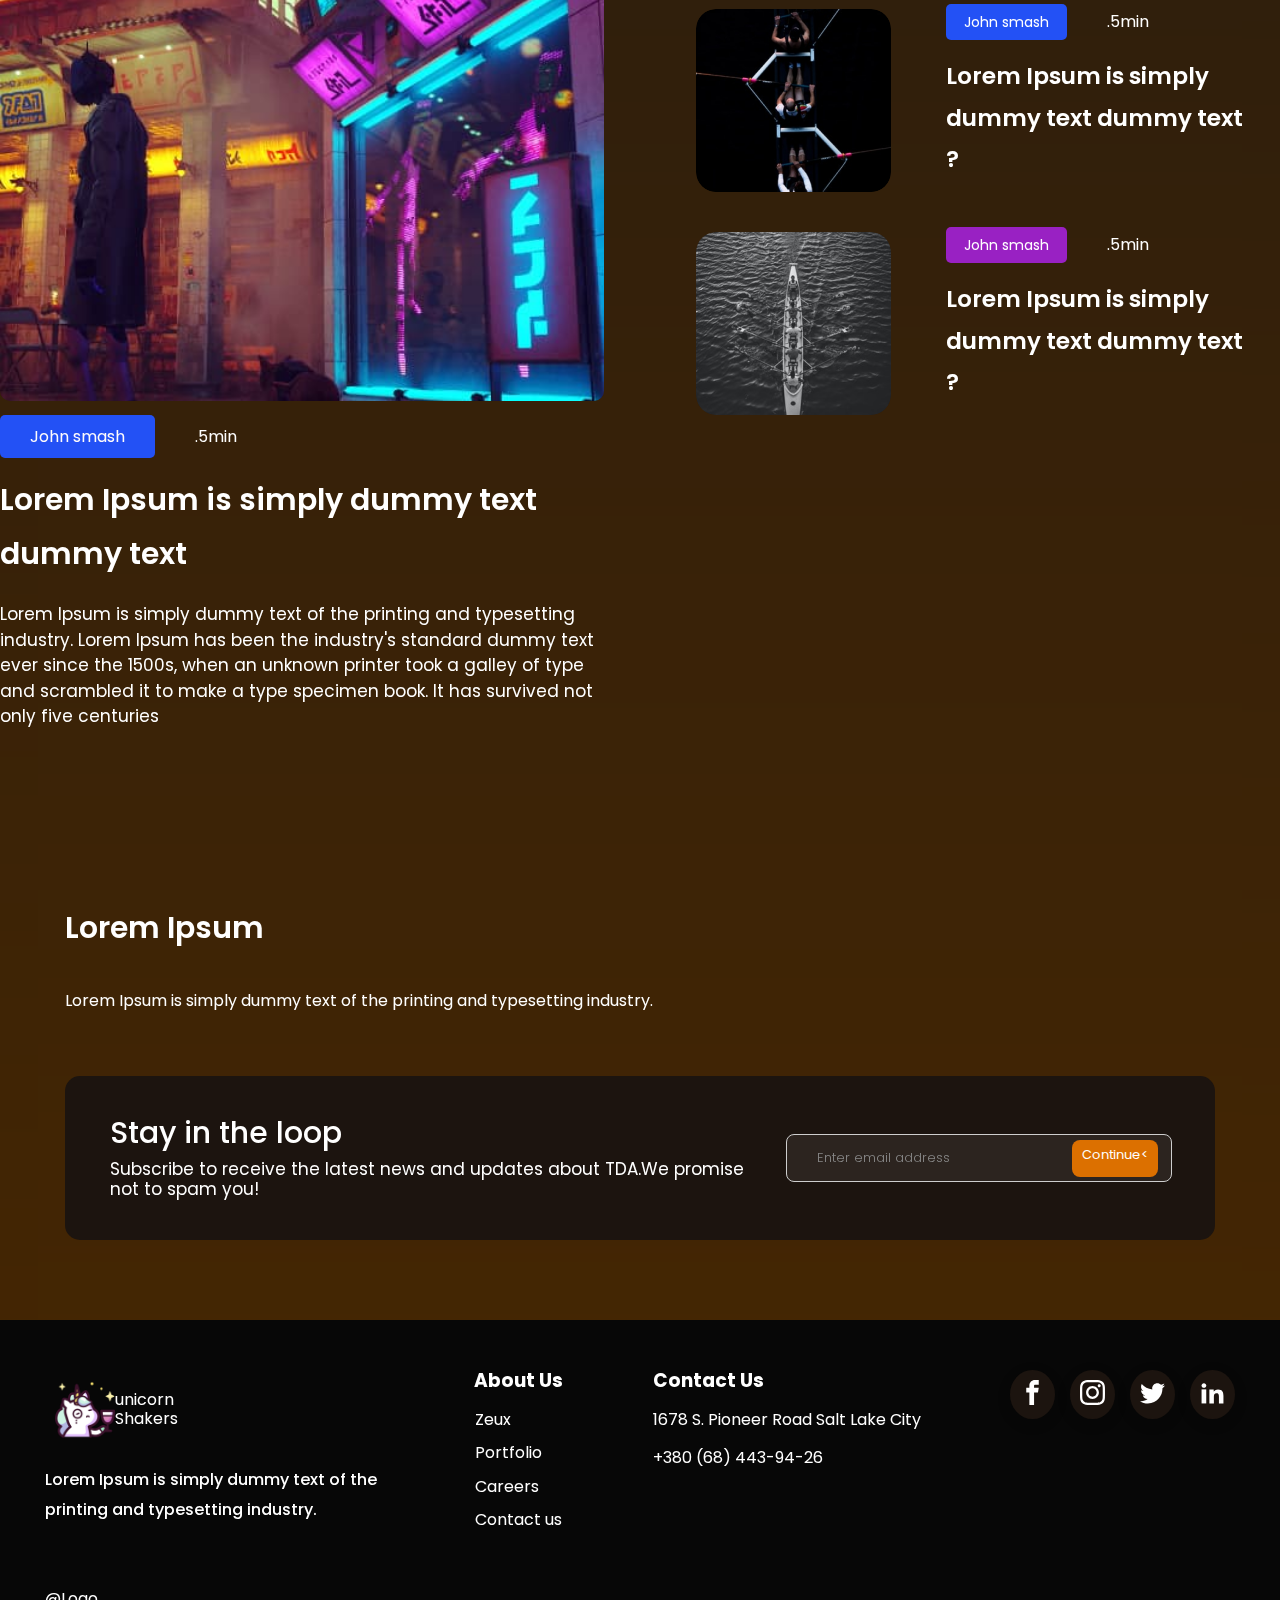
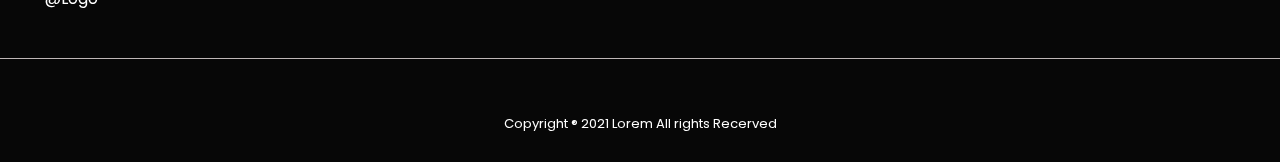
<file: page/news.html>
<!DOCTYPE html>
<html lang="en">
  <head>
    <meta charset="UTF-8" />
    <meta name="viewport" content="width=device-width, initial-scale=1.0" />
    <title>News</title>
    <link rel="preconnect" href="https://fonts.googleapis.com" />
    <link rel="preconnect" href="https://fonts.gstatic.com" crossorigin />
    <link
      href="https://fonts.googleapis.com/css2?family=Poppins:ital,wght@0,100;0,200;0,300;0,400;0,500;0,600;0,700;0,800;0,900;1,100;1,200;1,300;1,400;1,500;1,600;1,700;1,800;1,900&family=Rubik:ital,wght@0,300..900;1,300..900&display=swap"
      rel="stylesheet"
    />
    <link
      rel="stylesheet"
      href="https://cdnjs.cloudflare.com/ajax/libs/modern-normalize/2.0.0/modern-normalize.min.css"
    />
    <link rel="stylesheet" href="../css/styles.css" />
  </head>
  <body>
    <header>
      <div class="container-header container">
        <a class="logo-header" href="../index.html">
          <img
            src="../img/unicorn_3468170.png"
            alt="logo"
            width="60"
            height="60"
          />Unicorn<br />Shakers</a
        >

        <nav class="nav">
          <ul class="nav-list">
            <li><a href="../page/home.html" class="nav-link">Home</a></li>
            <li><a href="../page/aboutUs.html" class="nav-link">About Us</a></li>
            <li><a href="../page/service.html" class="nav-link">Portfolio</a></li>
            <li><a href="#" class="nav-link active">News</a></li>
            <li>
              <a href="../page/contact.html" class="link-btn">Contact Us</a>
            </li>
          </ul>
        </nav>
      </div>
    </header>
    <main>
      <section class="news">
        <div class="container">
          <div class="contact-main-text">
            <h5>Home &nbsp; ><span>News</span></h5>
            <h1>Lorem Ipsum is simply dummy text of the printing and.</h1>
            <p class="news-note">Lorem Ipsum is simply dummy text of the printing and typesetting industry.</p>

        <div class="search-container">
          <img src="../img/search.png" alt="search" width="20" height="20" class="search-icon">
          <input type="text" placeholder="Search" class="search-input"/>
        </div>
      </div>
        </div>
      </section>
      <section class="columns-news">
        <div class="container grid-container">
          <div class="left-column">
            <div class="large-content content1">
              <img class="news-img" src="../img/AnonsAbout.webp" alt="girl" width="587" height="295">
              <ul class="news-list">
              <li><span class="text-btn">John smash</span></li>
              <li>.5min</li>
              </ul>
              <h2 class="news-title-leftcol">Lorem Ipsum is simply dummy text dummy text </h2>
              <p class="news-text-leftcol">Lorem Ipsum is simply dummy text of the printing and typesetting industry. Lorem Ipsum has been the industry's standard dummy text ever since the 1500s, when an unknown printer took a galley of type and scrambled it to make a type specimen book. It has survived not only five centuries,
              <br>
            <br>Lorem Ipsum is simply dummy text of the printing and typesetting industry. Lorem Ipsum has been the industry's standard dummy text ever since the 1500s, when an unknown printer took a galley of type and scrambled it to make a type specimen book.</p>
            </div>
            <div class="large-content content2">
              <img class="news-img" src="../img/Rectangle4.jpg" alt="girl" width="587" height="295">
              <ul class="news-list">
              <li><span class="text-btn">John smash</span></li>
              <li>.5min</li>
              </ul>
              <h2 class="news-title-leftcol">Lorem Ipsum is simply dummy text dummy text </h2>
              <p class="news-text-leftcol">Lorem Ipsum is simply dummy text of the printing and typesetting industry. Lorem Ipsum has been the industry's standard dummy text ever since the 1500s, when an unknown printer took a galley of type and scrambled it to make a type specimen book. It has survived not only five centuries</p>
            </div>
          </div>
          <div class="right-columns">
            <div class="card">
              <img src="../img/grid-right1.png" alt="table" width="195" height="183">
              <div class="card-text">
                  <ul class="news-list">
              <li><span class="text color1">John smash</span></li>
              <li>.5min</li>
              </ul>
                  <h5 class="card-subTitle-h5">Lorem Ipsum is simply dummy text dummy text ? </h5>
              </div>
            </div>
            <div class="card">
              <img src="../img/grid-right2.png" alt="table" width="195" height="183">
              <div class="card-text">
                  <ul class="news-list">
              <li><span class="text colorBlue">John smash</span></li>
              <li>.5min</li>
              </ul>
                  <h5 class="card-subTitle-h5">Lorem Ipsum is simply dummy text dummy text ? </h5>
              </div>
            </div>
            <div class="card">
              <img src="../img/grid-right2.png" alt="table" width="195" height="183">
              <div class="card-text">
                  <ul class="news-list">
              <li><span class="text color3">John smash</span></li>
              <li>.5min</li>
              </ul>
                  <h5 class="card-subTitle-h5">Lorem Ipsum is simply dummy text dummy text ? </h5>
              </div>
            </div>
            <div class="card">
              <img src="../img/grid-right4.png" alt="table" width="195" height="183">
              <div class="card-text">
                  <ul class="news-list">
              <li><span class="text colorBlue">John smash</span></li>
              <li>.5min</li>
              </ul>
                  <h5 class="card-subTitle-h5">Lorem Ipsum is simply dummy text dummy text ? </h5>
              </div>
            </div>
             <div class="card">
              <img src="../img/grid5.png" alt="table" width="195" height="183">
              <div class="card-text">
                  <ul class="news-list">
              <li><span class="text color5">John smash</span></li>
              <li>.5min</li>
              </ul>
                  <h5 class="card-subTitle-h5">Lorem Ipsum is simply dummy text dummy text ? </h5>
              </div>
            </div>
            <div class="card">
              <img src="../img/grid6.png" alt="table" width="195" height="183">
              <div class="card-text">
                  <ul class="news-list">
              <li><span class="text colorBlue">John smash</span></li>
              <li>.5min</li>
              </ul>
                  <h5 class="card-subTitle-h5">Lorem Ipsum is simply dummy text dummy text ? </h5>
              </div>
            </div>
            <div class="card">
              <img src="../img/grid7.png" alt="table" width="195" height="183">
              <div class="card-text">
                  <ul class="news-list">
              <li><span class="text color7">John smash</span></li>
              <li>.5min</li>
              </ul>
                  <h5 class="card-subTitle-h5">Lorem Ipsum is simply dummy text dummy text ? </h5>
              </div>
            </div>
        </div>
      </section>
      <section class="info">
        <div class="container">
          <h2 class="info-subtitle">Lorem Ipsum</h2>
          <p class="note-info">
            Lorem Ipsum is simply dummy text of the printing and typesetting
            industry.
          </p>
          <div class="form-home">
            <div class="containerText-inIput">
              <h3 class="info-header3">Stay in the loop</h3>
              <p class="info-note">
                Subscribe to receive the latest news and updates about TDA.We
                promise not to spam you!
              </p>
            </div>
            <div class="containerInput">
              <label for="input-info">
                <input
                  class="input"
                  type="text"
                  name="input-info"
                  placeholder="Enter email address"
                />
              </label>
              <span class="btnInfo" type="submit">Continue<<span>
            </div>
          </div>
        </div>
      </section></main>
    <footer class="footer-home">
      <div class="footer-container">
        <div class="footer-top">
          <div class="logo-container">
            <a class="logo-header" href="#">
              <img
                src="../img/unicorn_3468170.png"
                alt="logo"
                width="60"
                height="60"
              />unicorn<br />Shakers</a
            >
            <p class="note">Lorem Ipsum is simply dummy text of the printing and typesetting
                industry.</p>
              <p>@Logo</p>
            </ul>
          </div>
          <div class="aboutUs-container">
            <h3>About Us</h3>
            <ul>
              <li>Zeux</li>
              <li>Portfolio</li>
              <li>Careers</li>
              <li>Contact us</li>
            </ul>
          </div>
          <div class="contactUs">
            <h3>Contact Us</h3>
            <a
              class="footer-address-text"
              href="https://maps.app.goo.gl/vygZaGdLRqk9f43R8"
              target="_blank"
              rel="noopener noreferrer"
            >
              1678 S. Pioneer Road Salt Lake City
            </a>
            <address class="footer-contacts">
              <a class="footer-phone" href="tel:+380684439426"
                >+380 (68) 443-94-26</a
              >
            </address>
            
          </div>
         <div class="contactIcon">
          <ul class="contactIcon-list">
                <li>
                  <a
                    href="https://www.facebook.com/goITclub/"
                    class="social-link"
                    target="_blank"
                    rel="noopener noreferrer"
                  >
                    <svg class="footer-icon" width="25" height="25">
                      <use href="../img/symbol-defs.svg#icon-facebook"></use>
                    </svg>
                  </a>
                </li>
                <li>
                  <a
                    href="https://www.instagram.com/goitclub/"
                    class="social-link"
                    target="_blank"
                    rel="noopener noreferrer"
                  >
                    <svg class="footer-icon" width="25" height="25">
                      <use href="../img/symbol-defs.svg#icon-instagram"></use>
                    </svg>
                  </a>
                </li>
                <li>
                  <a
                    class="social-link"
                    href="https://www.instagram.com/goitclub/"
                    target="_blank"
                    rel="noopener noreferrer"
                  >
                    <svg class="footer-icon" width="25" height="25">
                      <use href="../img/symbol-defs.svg#icon-twitter"></use>
                    </svg>
                  </a>
                </li>
                <li>
                  <a
                    href="https://www.youtube.com/c/GoIT"
                    class="social-link"
                    target="_blank"
                    rel="noopener noreferrer"
                  >
                    <svg class="footer-icon" width="25" height="25">
                      <use href="../img/symbol-defs.svg#icon-linkedin2"></use>
                    </svg>
                  </a>
                </li>
              </ul>
            </div>
        </div>
        </div>
        <div class="footer-bottom">
          <p class="footer-bottom-text">
            Copyright ® 2021 Lorem All rights Recerved
          </p>
        </div>
      </div>
    </footer>
  </body>
</html>
</file>
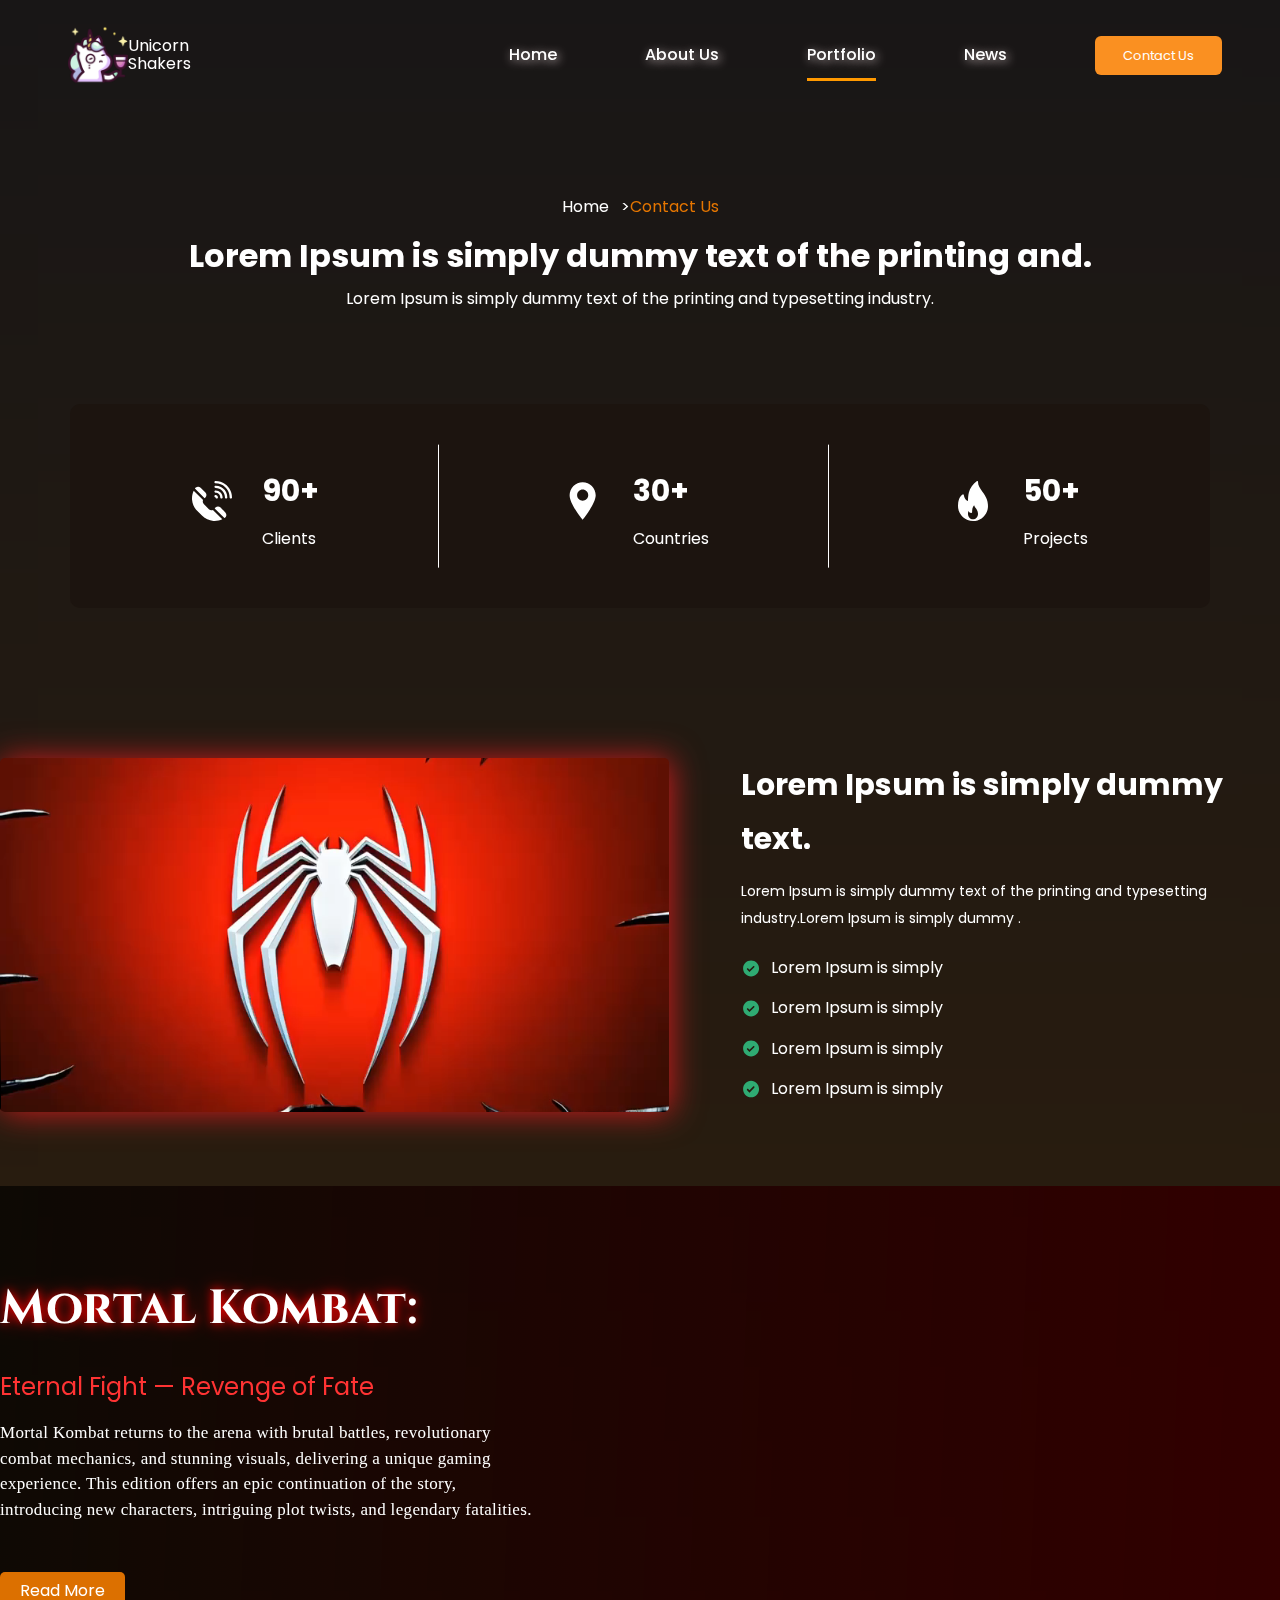
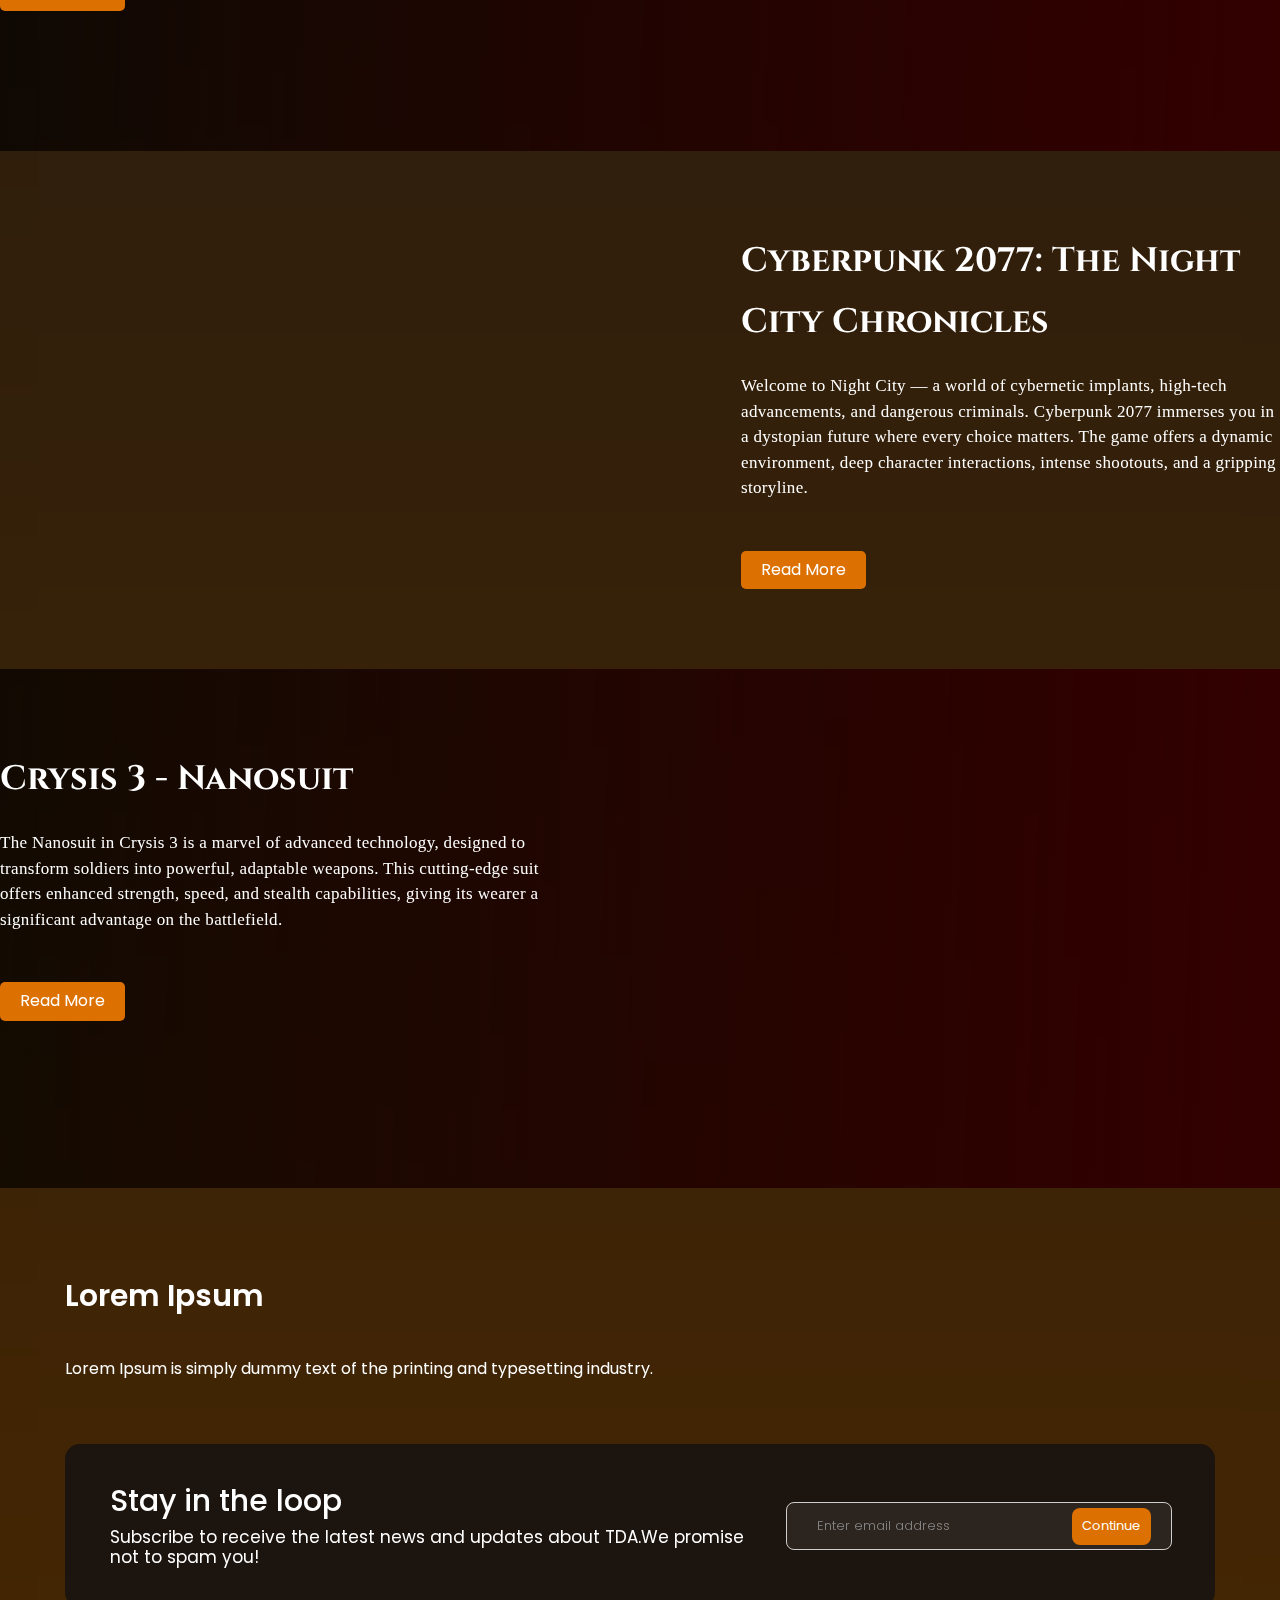
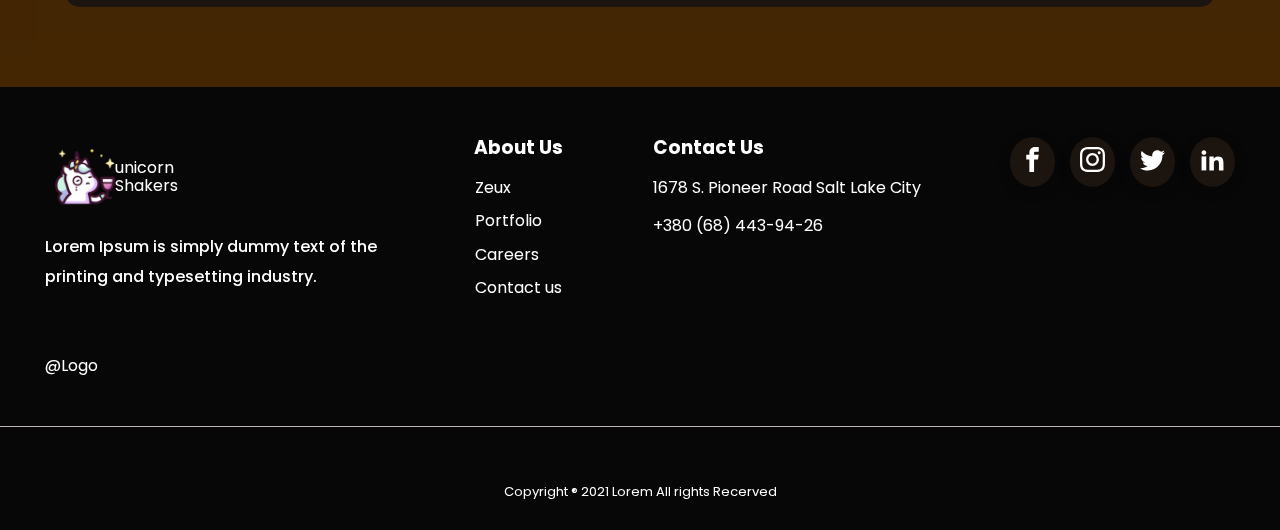
<file: page/service.html>
<!DOCTYPE html>
<html lang="en">
  <head>
    <meta charset="UTF-8" />
    <meta name="viewport" content="width=device-width, initial-scale=1.0" />
    <title>Portfolio</title>
    <link rel="preconnect" href="https://fonts.googleapis.com" />
    <link rel="preconnect" href="https://fonts.gstatic.com" crossorigin />
    <link
      href="https://fonts.googleapis.com/css2?family=Poppins:ital,wght@0,100;0,200;0,300;0,400;0,500;0,600;0,700;0,800;0,900;1,100;1,200;1,300;1,400;1,500;1,600;1,700;1,800;1,900&family=Rubik:ital,wght@0,300..900;1,300..900&display=swap"
      rel="stylesheet"
    />
    <link
      rel="stylesheet"
      href="https://cdnjs.cloudflare.com/ajax/libs/modern-normalize/2.0.0/modern-normalize.min.css"
    />
    <link rel="stylesheet" href="../css/styles.css" />
  </head>
  <body>
    <header>
      <div class="container-header container">
        <a class="logo-header" href="../index.html">
          <img
            src="../img/unicorn_3468170.png"
            alt="logo"
            width="60"
            height="60"
          />Unicorn<br />Shakers</a
        >

        <nav class="nav">
          <ul class="nav-list">
            <li><a href="../page/home.html" class="nav-link">Home</a></li>
            <li><a href="../page/aboutUs.html" class="nav-link">About Us</a></li>
            <li><a href="#" class="nav-link active">Portfolio</a></li>
            <li><a href="../page/news.html" class="nav-link">News</a></li>
            <li>
              <a href="../page/contact.html" class="link-btn">Contact Us</a>
            </li>
          </ul>
        </nav>
      </div>
    </header>
    <main>
      <section class="service-hero">
      <div class="container">
          <div class="contact-main-text">
            <h5>Home &nbsp; ><span>Contact Us</span></h5>
            <h1>Lorem Ipsum is simply dummy text of the printing and.</h1>
            <p>
              Lorem Ipsum is simply dummy text of the printing and typesetting
              industry.
            </p>
          </div>
      </div>

  <!-- Контейнер для блока с фоном и иконками -->
  <div class="container-hero-icon">
    <div class="stats-wrapper">
      <div class="stat-item">
        <div class="stat-icon">
          <img src="../img/phone-contact.svg" alt="clients icon">
        </div>
        <ul class="service-list">
            <li><h3 class="service-subtitle">90+</h3></li>
            <li><p>Clients</p></li>
        </ul>
      </div>
      <div class="stat-item">
        <div class="stat-icon">
          <img src="../img/gps.svg" alt="countries icon">
        </div>
        <ul class="service-list">
          <li><h3 class="service-subtitle">30+</h3></li>
          <li><p>Countries</p></li>
        </ul>
      </div>
      <div class="stat-item">
        <div class="stat-icon">
          <img src="../img/Group.svg" alt="projects icon">
        </div>
        <ul class="service-list">
            <li><h3 class="service-subtitle">50+</h3></li>
            <li><p>Projects</p></li>
        </ul>
      </div>
    </div>
  </div>
</section>

      <section class="service-game1">
        <div class="container grid-container">
          <div class="service-div-video">
            <video
              class="video"
              width="669"
              height="354"
              controls
              preload="metadata"
            >
              <source
                src="../vidro/video.mp4"
                type="video/mp4"
              />
            </video>
          </div>
          <div class="service-div-text">
            <h2 class="service-subtitle">Lorem Ipsum is simply dummy text.</h2>
            <p class="service-note">
              Lorem Ipsum is simply dummy text of the printing and typesetting industry.Lorem Ipsum is simply dummy .
            </p>
            <ul class="service-list-check">
              <li class="list-item">
                <img src="../img/check.svg" alt="check" width="20" height="20">
                <p>Lorem Ipsum is simply</p>
              </li>
              <li class="list-item">
                <img src="../img/check.svg" alt="check" width="20" height="20">
                <p>Lorem Ipsum is simply</p>
              </li>
              <li class="list-item">
                <img src="../img/check.svg" alt="check" width="20" height="20">
                <p>Lorem Ipsum is simply</p>
              </li>
              <li class="list-item">
                <img src="../img/check.svg" alt="check" width="20" height="20">
                <p>Lorem Ipsum is simply</p>
              </li>
            </ul>
          </div>
        </div>
      </section>

      <section  id="background" class="service-game2">
        <div class="container grid-container">
          <div class="mortalKombat-text">
            <h5 class="mortalKombat-subtitle mk-title">Mortal Kombat:</h5>
            <p class="mk-subtitle">Eternal Fight — Revenge of Fate</p>
            <p class="mortalKombat-note note mk-description">Mortal Kombat returns to the arena with brutal battles, revolutionary combat mechanics, and stunning visuals, delivering a unique gaming experience. This edition offers an epic continuation of the story, introducing new characters, intriguing plot twists, and legendary fatalities. </p>
            <p class="mortalKombat-note mk-description hidden">Feel the power of each strike and immerse yourself in a world where only the strongest survive. This release raises the stakes, giving players the opportunity to shape the outcome of the battle for the realms and experience unforgettable carnage.</p>
          <button type="button" class="btnReadMoreMk mk-button">Read More</button>
          
          </div>
          
          <div class="mortalKombat-video">
            <iframe class="videoMk" width="669" height="400" src="https://www.youtube.com/embed/w_NQNtuOwlM?si=GcUX4FV5GRma5N3e" title="YouTube video player" frameborder="0" allow="accelerometer; autoplay; clipboard-write; encrypted-media; gyroscope; picture-in-picture; web-share" referrerpolicy="strict-origin-when-cross-origin" allowfullscreen></iframe>
          </div>
        </div>
      </section>

      <section class="service-game3">
        <div class="container grid-container">

          <div class="mortalKombat-video">
            <iframe class="videoMk" width="669" height="354" src="https://www.youtube.com/embed/h4O9e2N3iJI?si=rN2msFcgNVwh18ZM" title="YouTube video player" frameborder="0" allow="accelerometer; autoplay; clipboard-write; encrypted-media; gyroscope; picture-in-picture; web-share" referrerpolicy="strict-origin-when-cross-origin" allowfullscreen></iframe>
          </div>


          <div class="kiberPank-text">
            <h5 class="mortalKombat-subtitle">Cyberpunk 2077: The Night City Chronicles</h5>
            <p class="mortalKombat-note note">Welcome to Night City — a world of cybernetic implants, high-tech advancements, and dangerous criminals. Cyberpunk 2077 immerses you in a dystopian future where every choice matters. The game offers a dynamic environment, deep character interactions, intense shootouts, and a gripping storyline.</p>
            <p class="mortalKombat-note mk-description hidden"> Develop your character and choose your path in a world where moral dilemmas and cyberspace are a part of your reality. Dive into a futuristic setting where power and technology dictate the fate of humanity. </p>
          <button type="button" class="btnReadMoreMk mk-button">Read More</button>
          </div>
          
        </div>
      </section>

      <section class="service-game2">
        <div class="container grid-container">
          <div class="mortalKombat-text">
            <h5 class="mortalKombat-subtitle">Crysis 3 - Nanosuit</h5>
            <p class="mortalKombat-note mk-description note">The Nanosuit in Crysis 3 is a marvel of advanced technology, designed to transform soldiers into powerful, adaptable weapons. This cutting-edge suit offers enhanced strength, speed, and stealth capabilities, giving its wearer a significant advantage on the battlefield.</p>
            <p class="mortalKombat-note mk-description hidden">With integrated armor systems and the ability to absorb and repurpose energy, the Nanosuit adapts to any situation. Whether engaging in direct combat or navigating through hostile environments, it ensures that its user remains unstoppable.</p>
          <button type="button" class="btnReadMoreMk mk-button">Read More</button>
          </div>
          
          <div class="mortalKombat-video">
            <iframe class="videoMk" width="669" height="354" src="https://www.youtube.com/embed/DgaELI0LxJw?si=TRftho7KIGx0wL3h" title="YouTube video player" frameborder="0" allow="accelerometer; autoplay; clipboard-write; encrypted-media; gyroscope; picture-in-picture; web-share" referrerpolicy="strict-origin-when-cross-origin" allowfullscreen></iframe>
          </div>
        </div>
      </section>
      <section class="info">
        <div class="container">
          <h2 class="info-subtitle">Lorem Ipsum</h2>
          <p class="note-info">
            Lorem Ipsum is simply dummy text of the printing and typesetting
            industry.
          </p>
          <div class="form-home">
            <div class="containerText-inIput">
              <h3 class="info-header3">Stay in the loop</h3>
              <p class="info-note">
                Subscribe to receive the latest news and updates about TDA.We
                promise not to spam you!
              </p>
            </div>
            <div class="containerInput">
              <label for="input-info">
                <input
                  class="input"
                  type="text"
                  name="input-info"
                  placeholder="Enter email address"
                />
              </label>
              <button class="btnInfo" type="submit">Continue</button>
            </div>
          </div>
        </div>
      </section></main>
    <footer class="footer-home">
      <div class="footer-container">
        <div class="footer-top">
          <div class="logo-container">
            <a class="logo-header" href="#">
              <img
                src="../img/unicorn_3468170.png"
                alt="logo"
                width="60"
                height="60"
              />unicorn<br />Shakers</a
            >
            <p class="note">Lorem Ipsum is simply dummy text of the printing and typesetting
                industry.</p>
              <p>@Logo</p>
            </ul>
          </div>
          <div class="aboutUs-container">
            <h3>About Us</h3>
            <ul>
              <li>Zeux</li>
              <li>Portfolio</li>
              <li>Careers</li>
              <li>Contact us</li>
            </ul>
          </div>
          <div class="contactUs">
            <h3>Contact Us</h3>
            <a
              class="footer-address-text"
              href="https://maps.app.goo.gl/vygZaGdLRqk9f43R8"
              target="_blank"
              rel="noopener noreferrer"
            >
              1678 S. Pioneer Road Salt Lake City
            </a>
            <address class="footer-contacts">
              <a class="footer-phone" href="tel:+380684439426"
                >+380 (68) 443-94-26</a
              >
            </address>
            
          </div>
         <div class="contactIcon">
          <ul class="contactIcon-list">
                <li>
                  <a
                    href="https://www.facebook.com/goITclub/"
                    class="social-link"
                    target="_blank"
                    rel="noopener noreferrer"
                  >
                    <svg class="footer-icon" width="25" height="25">
                      <use href="../img/symbol-defs.svg#icon-facebook"></use>
                    </svg>
                  </a>
                </li>
                <li>
                  <a
                    href="https://www.instagram.com/goitclub/"
                    class="social-link"
                    target="_blank"
                    rel="noopener noreferrer"
                  >
                    <svg class="footer-icon" width="25" height="25">
                      <use href="../img/symbol-defs.svg#icon-instagram"></use>
                    </svg>
                  </a>
                </li>
                <li>
                  <a
                    class="social-link"
                    href="https://www.instagram.com/goitclub/"
                    target="_blank"
                    rel="noopener noreferrer"
                  >
                    <svg class="footer-icon" width="25" height="25">
                      <use href="../img/symbol-defs.svg#icon-twitter"></use>
                    </svg>
                  </a>
                </li>
                <li>
                  <a
                    href="https://www.youtube.com/c/GoIT"
                    class="social-link"
                    target="_blank"
                    rel="noopener noreferrer"
                  >
                    <svg class="footer-icon" width="25" height="25">
                      <use href="../img/symbol-defs.svg#icon-linkedin2"></use>
                    </svg>
                  </a>
                </li>
              </ul>
            </div>
        </div>
            
        </div>
        <div class="footer-bottom">
          <p class="footer-bottom-text">
            Copyright ® 2021 Lorem All rights Recerved
          </p>
        </div>
      </div>
    </footer>

    <script type="module">
       
       document.body.addEventListener('click', function (event) {
  if (event.target.classList.contains('btnReadMoreMk')) {
    const btn = event.target;
    const hiddenText = btn.previousElementSibling; 
    hiddenText.classList.toggle('hidden');

    if (hiddenText.classList.contains('hidden')) {
      btn.textContent = 'Read More';
    } else {
      btn.textContent = 'Read Less';
      btn.style.transition = 'all 0.5s ease-in-out';
    }
  }
});

    </script>
    
  </body>
</html>
</file>
<file: css/styles.css>
@import 'reset.css';
@import 'base.css';

@import 'home.css';

@import 'aboutUs.css';

@import 'service.css';

@import 'news.css';

@import 'contact.css'
</file>
